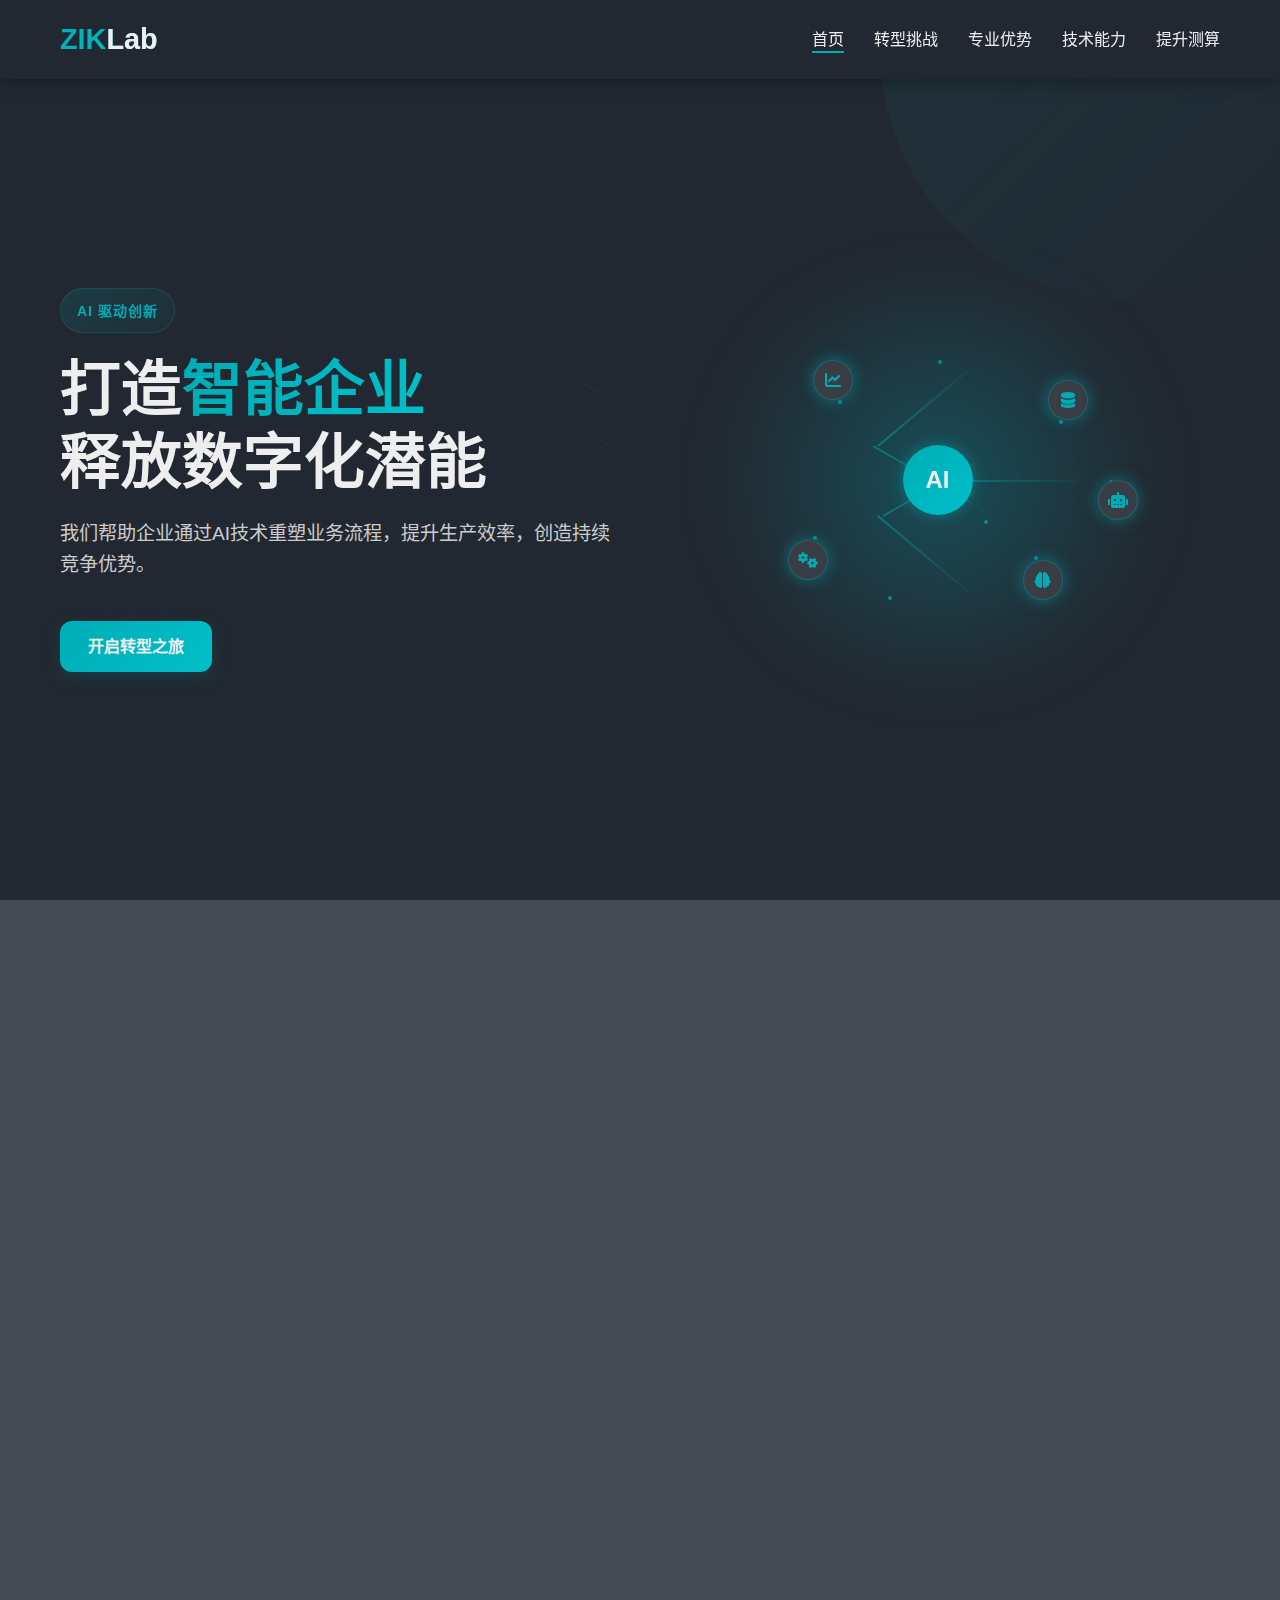
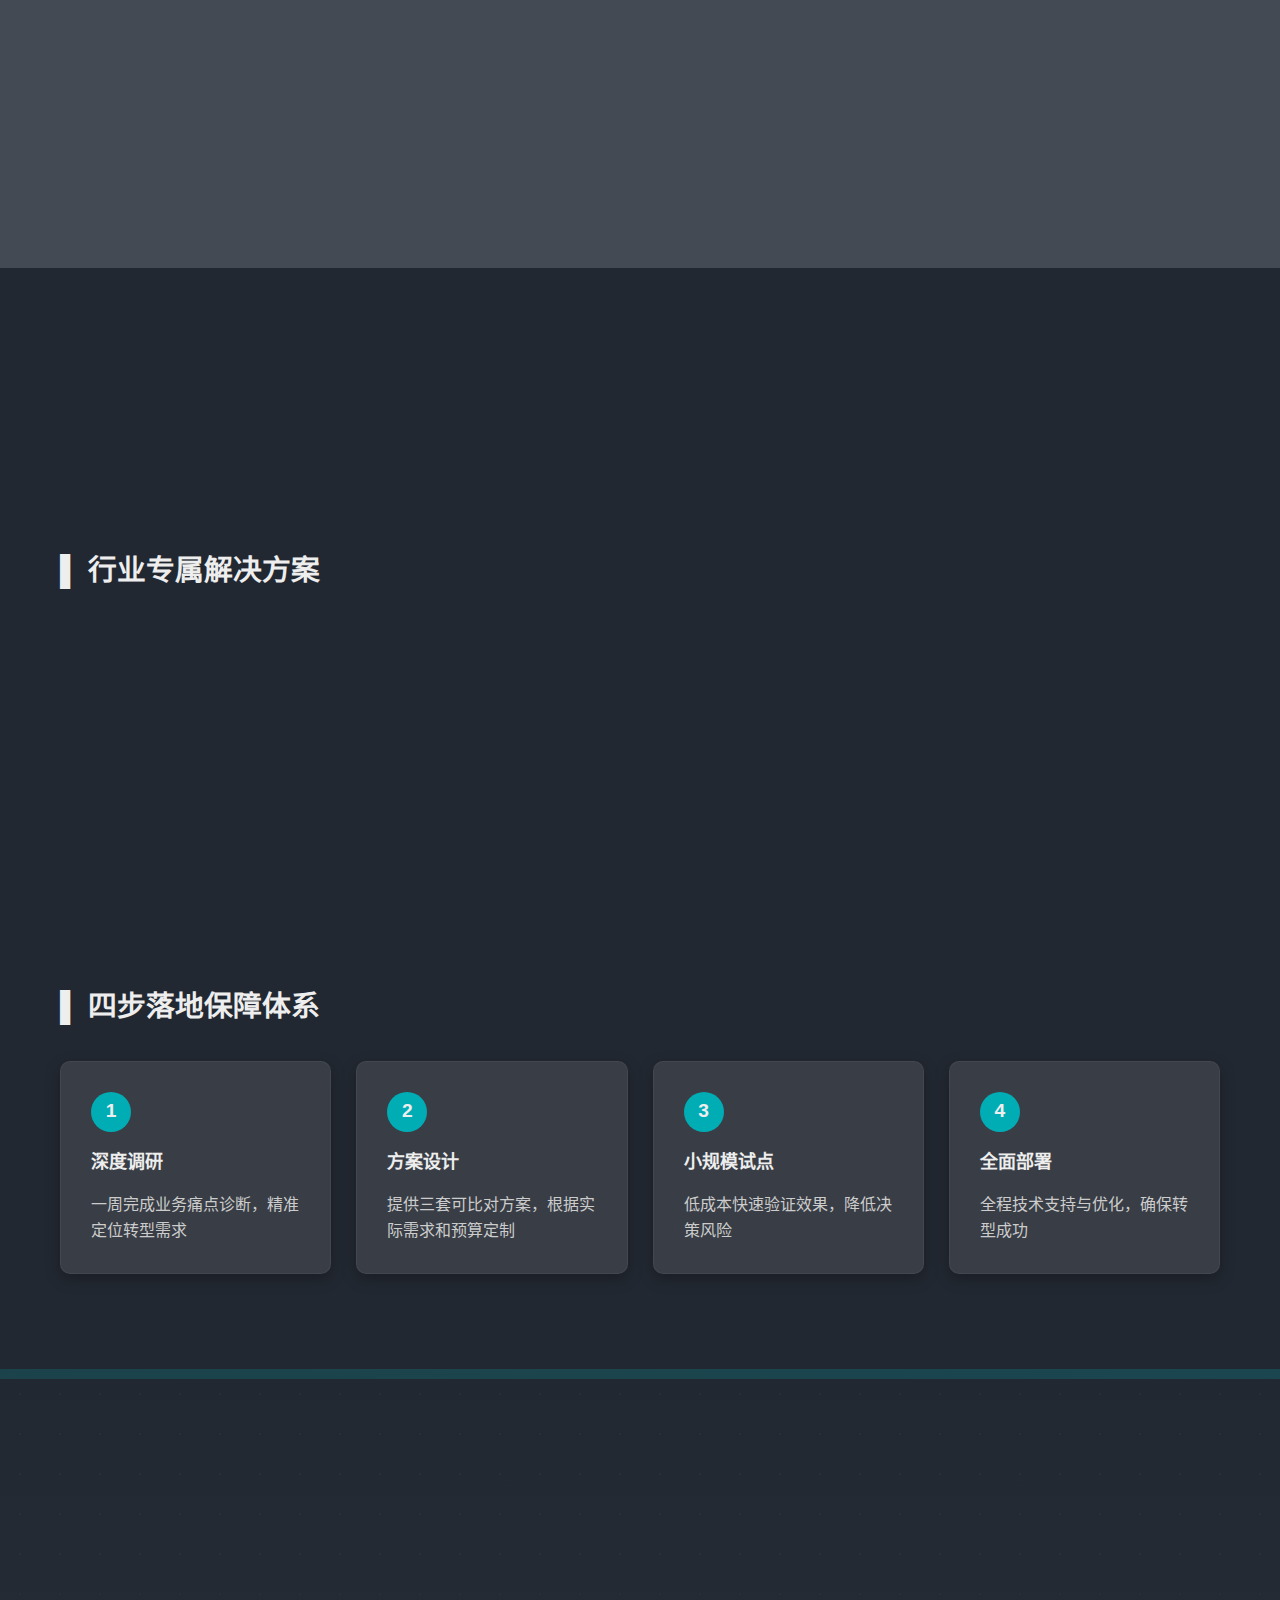
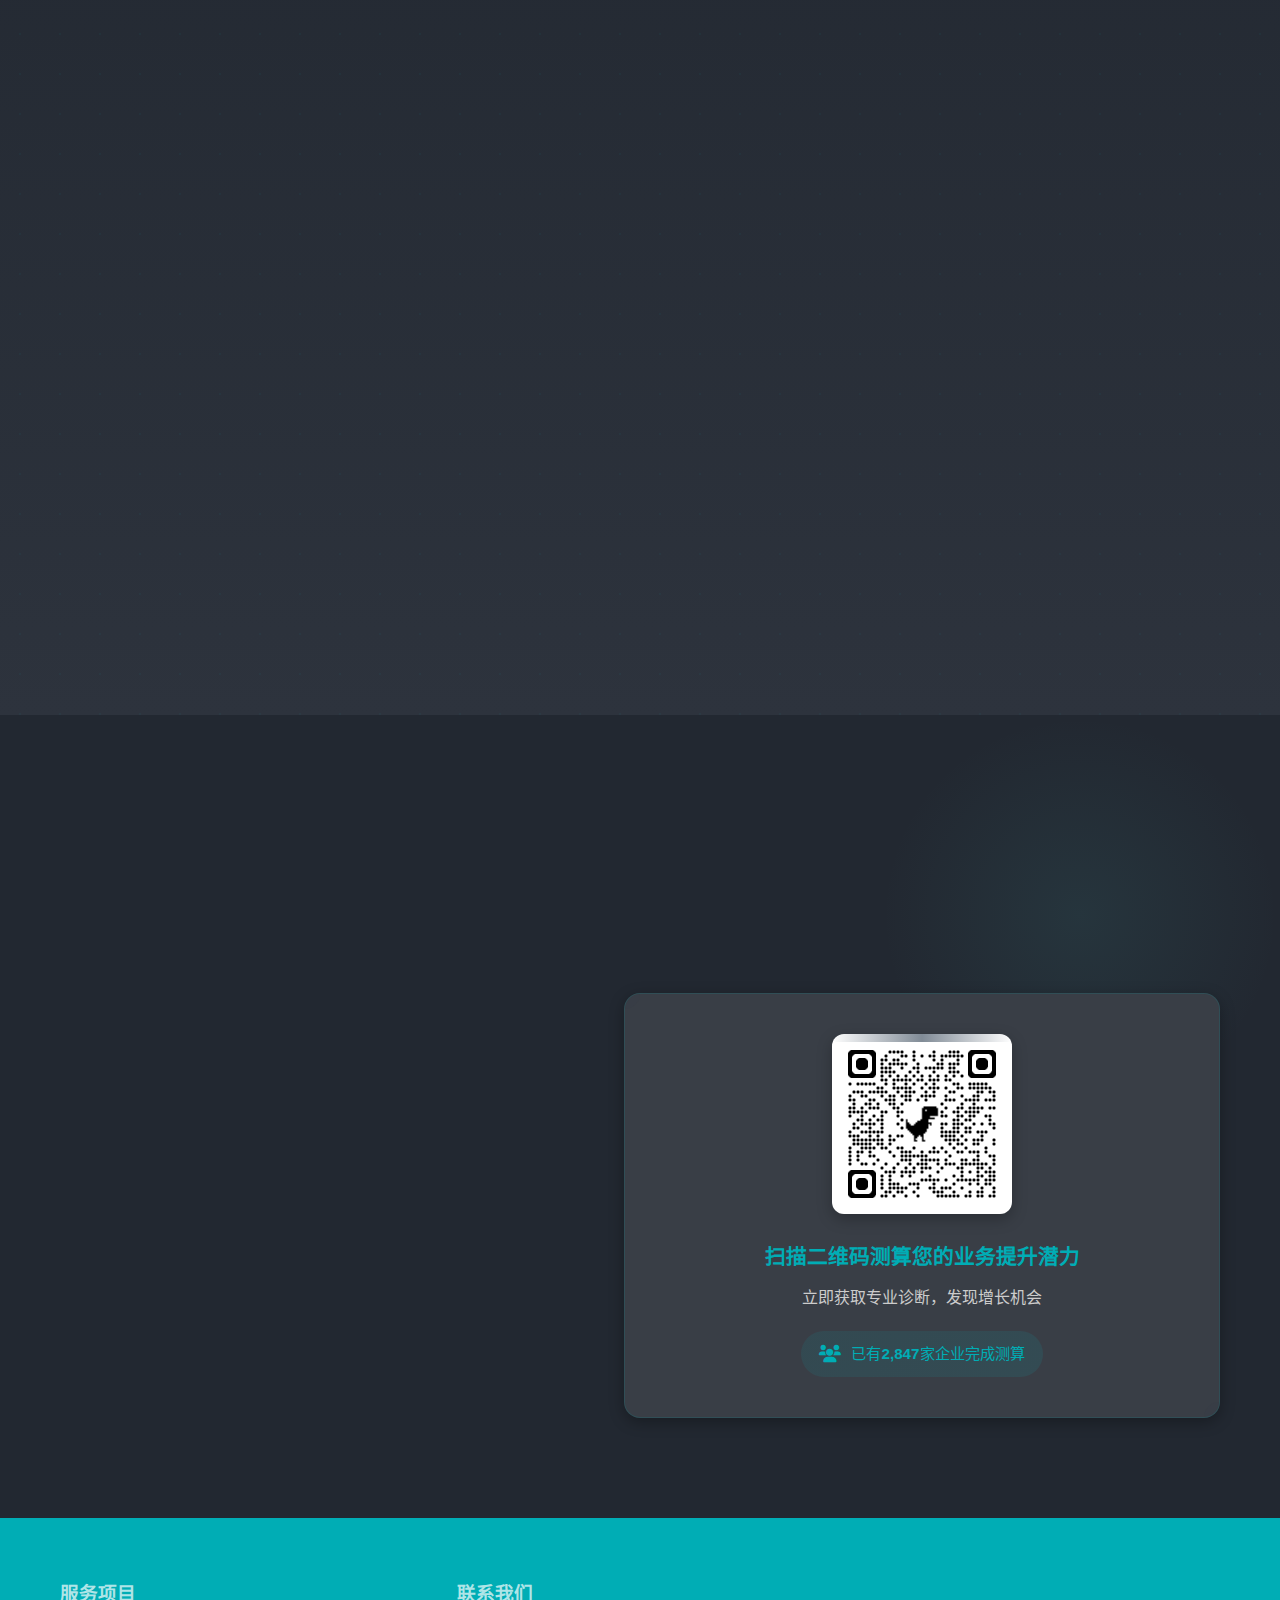
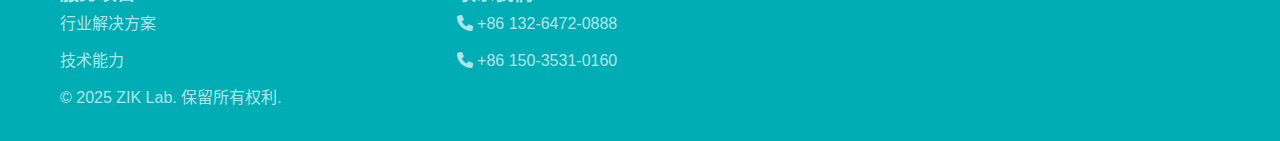
<file: index.html>
<!DOCTYPE html>
<html lang="zh-CN">
<head>
    <meta charset="UTF-8">
    <meta name="viewport" content="width=device-width, initial-scale=1.0, maximum-scale=1.0, user-scalable=no">
    <meta name="theme-color" content="#1E272E">
    <meta name="apple-mobile-web-app-capable" content="yes">
    <meta name="apple-mobile-web-app-status-bar-style" content="black">
    <title>ZIK Lab - 助力企业提升核心竞争力</title>
    <link rel="stylesheet" href="css/style.css">
    <link rel="stylesheet" href="https://cdnjs.cloudflare.com/ajax/libs/font-awesome/6.0.0-beta3/css/all.min.css">
    <!-- 网站图标 -->
    <link rel="icon" type="image/svg+xml" href="images/favicon/favicon.svg">
    <link rel="icon" type="image/png" sizes="32x32" href="images/favicon/favicon-32x32.png">
    <link rel="icon" type="image/png" sizes="16x16" href="images/favicon/favicon-16x16.png">
    <link rel="shortcut icon" href="images/favicon/favicon.png">
    <!-- 移动设备主屏幕图标 -->
    <link rel="apple-touch-icon" href="images/favicon/favicon.png">
</head>
<body>
    <header id="header" class="header">
        <div class="container">
            <nav class="navbar">
                <div class="logo">
                    <a href="index.html">
                        <h1>ZIK<span>Lab</span></h1>
                    </a>
                </div>
                <ul class="menu">
                    <li><a href="#home" class="active">首页</a></li>
                    <li><a href="#challenges">转型挑战</a></li>
                    <li><a href="#advantages">专业优势</a></li>
                    <!-- <li><a href="#case-studies">客户案例</a></li> -->
                    <li><a href="#technologies">技术能力</a></li>
                    <li><a href="#potential-test">提升测算</a></li>
                </ul>
                <div class="menu-toggle">
                    <i class="fas fa-bars"></i>
                </div>
            </nav>
        </div>
    </header>

    <!-- 首页封面 -->
    <section id="home" class="hero">
        <div class="hero-bg-elements">
            <div class="bg-circle circle-1"></div>
            <div class="bg-circle circle-2"></div>
            <div class="bg-line line-1"></div>
            <div class="bg-line line-2"></div>
            <div class="bg-dots"></div>
        </div>
        
        <div class="container">
            <div class="hero-split">
                <div class="hero-left">
                    <div class="hero-badge">
                        <span>AI 驱动创新</span>
                    </div>
                    <h1 class="hero-title">打造<span class="text-gradient">智能企业</span><br>释放数字化潜能</h1>
                    <p class="hero-description">我们帮助企业通过AI技术重塑业务流程，提升生产效率，创造持续竞争优势。</p>
                    
                    <!-- <div class="hero-stats">
                        <div class="stat-item">
                            <div class="stat-number"><span class="counter" data-target="95">0</span>%</div>
                            <div class="stat-label">客户业绩提升</div>
                        </div>
                        <div class="stat-item">
                            <div class="stat-number"><span class="counter" data-target="7">0</span>个月</div>
                            <div class="stat-label">平均回收投资</div>
                        </div>
                        <div class="stat-item">
                            <div class="stat-number"><span class="counter" data-target="300">0</span>+</div>
                            <div class="stat-label">成功转型案例</div>
                        </div>
                    </div> -->
                    
                    <div class="hero-cta">
                        <a href="#challenges" class="btn btn-primary">开启转型之旅</a>
                        <!-- <a href="#case-studies" class="btn btn-outline">查看成功案例</a> -->
                    </div>
                </div>
                
                <div class="hero-right">
                    <div class="hero-visual">
                        <div class="visual-glow"></div>
                        
                        <!-- 3D动态元素 - 替代图片 -->
                        <div class="ai-visual-container">
                            <div class="network-node central-node">
                                <span>AI</span>
                            </div>
                            
                            <div class="connection-lines">
                                <div class="connection line-1"></div>
                                <div class="connection line-2"></div>
                                <div class="connection line-3"></div>
                                <div class="connection line-4"></div>
                                <div class="connection line-5"></div>
                            </div>
                            
                            <div class="network-node node-1">
                                <i class="fas fa-chart-line"></i>
                            </div>
                            <div class="network-node node-2">
                                <i class="fas fa-database"></i>
                            </div>
                            <div class="network-node node-3">
                                <i class="fas fa-cogs"></i>
                            </div>
                            <div class="network-node node-4">
                                <i class="fas fa-brain"></i>
                            </div>
                            <div class="network-node node-5">
                                <i class="fas fa-robot"></i>
                            </div>
                            
                            <div class="pulse-circles">
                                <div class="pulse-circle circle-1"></div>
                                <div class="pulse-circle circle-2"></div>
                                <div class="pulse-circle circle-3"></div>
                            </div>

                            <div class="data-particles">
                                <div class="data-particle p1"></div>
                                <div class="data-particle p2"></div>
                                <div class="data-particle p3"></div>
                                <div class="data-particle p4"></div>
                                <div class="data-particle p5"></div>
                                <div class="data-particle p6"></div>
                                <div class="data-particle p7"></div>
                                <div class="data-particle p8"></div>
                            </div>
                        </div>
                        
                        <!-- <div class="floating-card card-1">
                            <i class="fas fa-robot"></i>
                            <span>智能化决策</span>
                        </div>
                        <div class="floating-card card-2">
                            <i class="fas fa-chart-line"></i>
                            <span>业绩持续增长</span>
                        </div>
                        <div class="floating-card card-3">
                            <i class="fas fa-cogs"></i>
                            <span>流程自动化</span>
                        </div> -->
                    </div>
                </div>
            </div>
            
            <!-- <div class="hero-clients">
                <p class="trusted-by">受到行业领先企业信赖</p>
                <div class="client-logos">
                    <div class="client-logo"><i class="fas fa-building"></i></div>
                    <div class="client-logo"><i class="fas fa-industry"></i></div>
                    <div class="client-logo"><i class="fas fa-shopping-bag"></i></div>
                    <div class="client-logo"><i class="fas fa-hospital"></i></div>
                    <div class="client-logo"><i class="fas fa-truck"></i></div>
                </div>
            </div> -->
        </div>
        
        <div class="scroll-indicator">
            <div class="mouse">
                <div class="wheel"></div>
            </div>
            <div class="arrow">
                <span></span>
                <span></span>
                <span></span>
            </div>
        </div>
    </section>

    <!-- 转型挑战 -->
    <section id="challenges" class="challenges section">
        <div class="container">
            <div class="section-header">
                <h2>中小企业数字化转型的五大挑战</h2>
                <p>众多企业在数字化转型中面临相似的困境，我们深刻理解并提供针对性解决方案</p>
            </div>
            <div class="challenges-grid">
                <div class="challenge-card">
                    <div class="card-icon">
                        <i class="fas fa-chart-line"></i>
                    </div>
                    <h3>人工成本持续上涨</h3>
                    <p>人力成本不断增加而效益增长放缓，影响企业长期发展</p>
                </div>
                <div class="challenge-card">
                    <div class="card-icon">
                        <i class="fas fa-database"></i>
                    </div>
                    <h3>数据未能支撑决策</h3>
                    <p>企业数据分散、质量低，难以有效支撑业务决策</p>
                </div>
                <div class="challenge-card">
                    <div class="card-icon">
                        <i class="fas fa-rocket"></i>
                    </div>
                    <h3>竞争加剧需差异化</h3>
                    <p>市场竞争加剧，亟需差异化突破获取新优势</p>
                </div>
                <div class="challenge-card">
                    <div class="card-icon">
                        <i class="fas fa-cogs"></i>
                    </div>
                    <h3>传统系统难适应</h3>
                    <p>传统系统难以适应快速变化的市场需求</p>
                </div>
                <div class="challenge-card">
                    <div class="card-icon">
                        <i class="fas fa-balance-scale"></i>
                    </div>
                    <h3>投入回报难评估</h3>
                    <p>技术投入与实际回报难以准确评估，增加决策风险</p>
                </div>
            </div>
        </div>
    </section>

    <!-- 专业优势 -->
    <section id="advantages" class="advantages section">
        <div class="container">
            <div class="section-header">
                <h2>我们的专业优势</h2>
                <p>针对不同行业特点，提供专属ZIK Lab解决方案</p>
            </div>
            <div class="advantages-content">
                <div class="industry-solutions">
                    <h3>▌ 行业专属解决方案</h3>
                    <div class="solutions-grid">
                        <div class="solution-card manufacturing">
                            <div class="industry-icon">
                                <i class="fas fa-industry"></i>
                            </div>
                            <h4>制造业</h4>
                            <ul>
                                <li>智能生产排程系统</li>
                                <li>质量预测与检测</li>
                                <li>设备预测性维护</li>
                            </ul>
                        </div>
                        <!-- <div class="solution-card retail">
                            <div class="industry-icon">
                                <i class="fas fa-shopping-cart"></i>
                            </div>
                            <h4>零售电商</h4>
                            <ul>
                                <li>智能客户画像</li>
                                <li>需求预测与库存优化</li>
                                <li>个性化推荐引擎</li>
                            </ul>
                        </div> -->
                        <div class="solution-card service">
                            <div class="industry-icon">
                                <i class="fas fa-concierge-bell"></i>
                            </div>
                            <h4>服务业</h4>
                            <ul>
                                <li>智能客服系统</li>
                                <li>用户体验数据分析</li>
                                <li>服务流程优化</li>
                            </ul>
                        </div>
                        <div class="solution-card logistics">
                            <div class="industry-icon">
                                <i class="fas fa-truck-loading"></i>
                            </div>
                            <h4>物流供应链</h4>
                            <ul>
                                <li>路径优化与调度</li>
                                <li>供应链预测分析</li>
                                <li>仓储智能化管理</li>
                            </ul>
                        </div>
                        <div class="solution-card healthcare">
                            <div class="industry-icon">
                                <i class="fas fa-heartbeat"></i>
                            </div>
                            <h4>医疗健康</h4>
                            <ul>
                                <li>医疗数据管理与分析</li>
                                <li>健康监测预警</li>
                                <li>医疗资源调配</li>
                            </ul>
                        </div>
                    </div>
                </div>
                <div class="implementation-system">
                    <h3>▌ 四步落地保障体系</h3>
                    <div class="steps-container">
                        <div class="step-card">
                            <div class="step-number">1</div>
                            <h4>深度调研</h4>
                            <p>一周完成业务痛点诊断，精准定位转型需求</p>
                        </div>
                        <div class="step-card">
                            <div class="step-number">2</div>
                            <h4>方案设计</h4>
                            <p>提供三套可比对方案，根据实际需求和预算定制</p>
                        </div>
                        <div class="step-card">
                            <div class="step-number">3</div>
                            <h4>小规模试点</h4>
                            <p>低成本快速验证效果，降低决策风险</p>
                        </div>
                        <div class="step-card">
                            <div class="step-number">4</div>
                            <h4>全面部署</h4>
                            <p>全程技术支持与优化，确保转型成功</p>
                        </div>
                    </div>
                </div>
            </div>
        </div>
    </section>

    <!-- 客户案例 -->
    <!--
    <section id="case-studies" class="case-studies section">
        <div class="container">
            <div class="section-header">
                <h2>客户实际收益</h2>
                <p>我们助力多家企业成功实现数字化转型，创造实际业务价值</p>
            </div>
            <div class="cases-container">
                <div class="case-card">
                    <div class="case-header">
                        <div class="case-icon">
                            <i class="fas fa-industry"></i>
                        </div>
                        <h3>某制造企业案例</h3>
                    </div>
                    <div class="case-results">
                        <div class="result-item">
                            <div class="result-value">99.6%</div>
                            <div class="result-desc">质检准确率提升</div>
                        </div>
                        <div class="result-item">
                            <div class="result-value">120万</div>
                            <div class="result-desc">年度节省人工成本</div>
                        </div>
                        <div class="result-item">
                            <div class="result-value">-70%</div>
                            <div class="result-desc">产品返工率下降</div>
                        </div>
                    </div>
                    <div class="case-description">
                        <p>通过部署智能检测系统，质检准确率从82%提升至99.6%，大幅降低不良品流出率。同时优化生产流程，减少了人工干预，带来显著成本节约。</p>
                    </div>
                </div>
                <div class="case-card">
                    <div class="case-header">
                        <div class="case-icon">
                            <i class="fas fa-utensils"></i>
                        </div>
                        <h3>某连锁餐饮案例</h3>
                    </div>
                    <div class="case-results">
                        <div class="result-item">
                            <div class="result-value">-23%</div>
                            <div class="result-desc">食材浪费减少</div>
                        </div>
                        <div class="result-item">
                            <div class="result-value">-35%</div>
                            <div class="result-desc">人力闲置成本降低</div>
                        </div>
                        <div class="result-item">
                            <div class="result-value">+18%</div>
                            <div class="result-desc">客户复购率提升</div>
                        </div>
                    </div>
                    <div class="case-description">
                        <p>通过智能需求预测系统，精准预估各门店营业量，大幅减少食材浪费。科学排班系统根据客流数据优化人员配置，提高工作效率。客户分析系统增强营销精准度，有效提升复购率。</p>
                    </div>
                </div>
            </div>
        </div>
    </section>
    -->

    <!-- 技术能力 -->
    <section id="technologies" class="technologies section">
        <div class="container">
            <div class="section-header">
                <h2>技术能力矩阵</h2>
                <p>基于多年行业经验积累的专业技术体系，为企业提供全方位数字化转型支持</p>
            </div>
            <div class="tech-matrix">
                <div class="tech-category">
                    <h3>核心能力</h3>
                    <div class="tech-items">
                        <div class="tech-item">
                            <i class="fas fa-chart-pie"></i>
                            <span>数据分析与可视化</span>
                        </div>
                        <div class="tech-item">
                            <i class="fas fa-database"></i>
                            <span>企业数据库搭建</span>
                        </div>
                        <div class="tech-item">
                            <i class="fas fa-language"></i>
                            <span>智能语言处理</span>
                        </div>
                        <div class="tech-item">
                            <i class="fas fa-brain"></i>
                            <span>知识图谱管理</span>
                        </div>
                        <div class="tech-item">
                            <i class="fas fa-project-diagram"></i>
                            <span>业务流程模拟</span>
                        </div>
                        <div class="tech-item">
                            <i class="fas fa-robot"></i>
                            <span>智能自动化</span>
                        </div>
                    </div>
                </div>
                <div class="tech-category">
                    <h3>解决方案</h3>
                    <div class="tech-items">
                        <div class="tech-item">
                            <i class="fas fa-cogs"></i>
                            <span>流程优化</span>
                        </div>
                        <div class="tech-item">
                            <i class="fas fa-users-cog"></i>
                            <span>员工赋能</span>
                        </div>
                        <div class="tech-item">
                            <i class="fas fa-user-tie"></i>
                            <span>管理决策支持</span>
                        </div>
                        <div class="tech-item">
                            <i class="fas fa-tasks"></i>
                            <span>工作流自动化</span>
                        </div>
                        <div class="tech-item">
                            <i class="fas fa-sitemap"></i>
                            <span>系统集成</span>
                        </div>
                        <div class="tech-item">
                            <i class="fas fa-comments"></i>
                            <span>智能客服</span>
                        </div>
                    </div>
                </div>
                <div class="tech-category">
                    <h3>部署与安全</h3>
                    <div class="tech-items">
                        <div class="tech-item">
                            <i class="fas fa-cloud"></i>
                            <span>云端服务</span>
                        </div>
                        <div class="tech-item">
                            <i class="fas fa-server"></i>
                            <span>本地部署</span>
                        </div>
                        <div class="tech-item">
                            <i class="fas fa-network-wired"></i>
                            <span>混合架构</span>
                        </div>
                        <div class="tech-item">
                            <i class="fas fa-shield-alt"></i>
                            <span>GDPR合规</span>
                        </div>
                        <div class="tech-item">
                            <i class="fas fa-lock"></i>
                            <span>ISO27001认证</span>
                        </div>
                        <div class="tech-item">
                            <i class="fas fa-user-shield"></i>
                            <span>隐私保护</span>
                        </div>
                    </div>
                </div>
            </div>
        </div>
    </section>

    <!-- 业务提升测算 -->
    <section id="potential-test" class="potential-test section">
        <div class="container">
            <div class="section-header">
                <h2>业务提升潜力测算</h2>
                <p>只需3分钟，了解您企业的数字化转型潜力</p>
            </div>
            <div class="potential-content">
                <div class="potential-info">
                    <div class="potential-features">
                        <div class="feature-item">
                            <div class="feature-icon">
                                <i class="fas fa-chart-line"></i>
                            </div>
                            <div class="feature-text">
                                <h3>科学评估</h3>
                                <p>基于100+行业案例数据模型，给出精准提升预测</p>
                            </div>
                        </div>
                        <div class="feature-item">
                            <div class="feature-icon">
                                <i class="fas fa-file-alt"></i>
                            </div>
                            <div class="feature-text">
                                <h3>定制报告</h3>
                                <p>获取针对您企业的专属分析报告，包含具体提升空间</p>
                            </div>
                        </div>
                        <div class="feature-item">
                            <div class="feature-icon">
                                <i class="fas fa-lightbulb"></i>
                            </div>
                            <div class="feature-text">
                                <h3>解决方案</h3>
                                <p>提供3种不同投入级别的解决方案建议</p>
                            </div>
                        </div>
                    </div>
                </div>
                <div class="potential-qrcode">
                    <div class="qrcode-container">
                        <a href="calculator/index.html" target="_blank">
                            <img src="images/calculator.png" alt="业务提升潜力测算二维码">
                            <div class="scan-animation"></div>
                        </a>
                    </div>
                    <h3>扫描二维码测算您的业务提升潜力</h3>
                    <p>立即获取专业诊断，发现增长机会</p>
                    <div class="user-count">
                        <i class="fas fa-users"></i>
                        <span>已有<strong>2,847</strong>家企业完成测算</span>
                    </div>
                </div>
            </div>
        </div>
    </section>

    <footer class="footer">
        <div class="container">
            <div class="footer-content">
                <!-- <div class="footer-logo">
                    <h2>AI<span>转型</span></h2>
                    <p>为每个企业量身定制数字化升级方案</p>
                </div> -->
                <div class="footer-links">
                    <div class="footer-column">
                        <h3>服务项目</h3>
                        <ul>
                            <li><a href="#advantages">行业解决方案</a></li>
                            <li><a href="#technologies">技术能力</a></li>
                            <!-- <li><a href="#case-studies">客户案例</a></li> -->
                        </ul>
                    </div>
                    <div class="footer-column">
                        <h3>联系我们</h3>
                        <ul>
                            <li><i class="fas fa-phone"></i> +86 132-6472-0888</li>
                            <li><i class="fas fa-phone"></i> +86 150-3531-0160</li>
                        </ul>
                    </div>
                    <!-- <div class="footer-column">
                        <h3>关注我们</h3>
                        <div class="social-icons">
                            <a href="#"><i class="fab fa-weixin"></i></a>
                            <a href="#"><i class="fab fa-weibo"></i></a>
                            <a href="#"><i class="fab fa-linkedin"></i></a>
                        </div>
                    </div> -->
                </div>
            </div>
            <div class="copyright">
                <p>&copy; 2025 ZIK Lab. 保留所有权利.</p>
            </div>
        </div>
    </footer>

    <script src="js/main.js"></script>
</body>
</html>
</file>
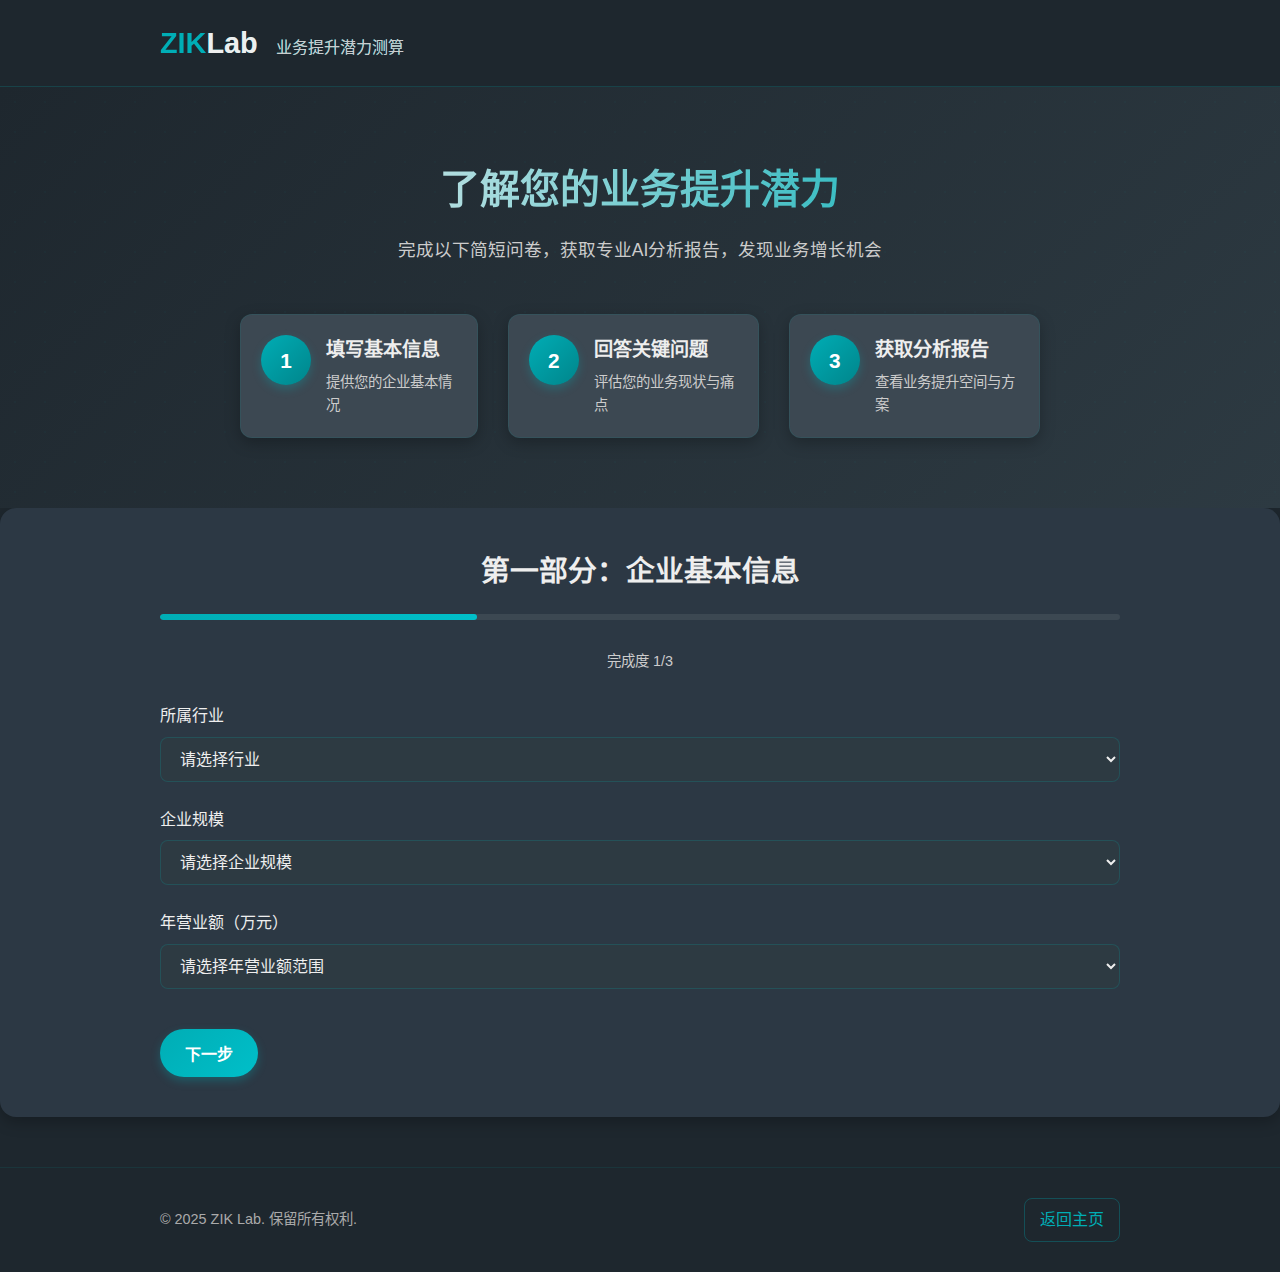
<file: calculator/index.html>
<!DOCTYPE html>
<html lang="zh-CN">
<head>
    <meta charset="UTF-8">
    <meta name="viewport" content="width=device-width, initial-scale=1.0">
    <title>ZIK Lab - 业务提升潜力测算</title>
    <link rel="icon" type="image/svg+xml" href="images/favicon/favicon.svg">
    <link rel="stylesheet" href="css/style.css">
    <link rel="stylesheet" href="https://cdnjs.cloudflare.com/ajax/libs/font-awesome/6.0.0-beta3/css/all.min.css">
</head>
<body>
    <header class="header">
        <div class="container">
            <div class="logo">
                <a href="../index.html">
                    <h1>ZIK<span>Lab</span> <small>业务提升潜力测算</small></h1>
                </a>
            </div>
        </div>
    </header>

    <main>
        <section class="calculator-intro">
            <div class="container">
                <div class="intro-content">
                    <h2>了解您的业务提升潜力</h2>
                    <p>完成以下简短问卷，获取专业AI分析报告，发现业务增长机会</p>
                    <div class="intro-steps">
                        <div class="step">
                            <div class="step-number">1</div>
                            <div class="step-info">
                                <h3>填写基本信息</h3>
                                <p>提供您的企业基本情况</p>
                            </div>
                        </div>
                        <div class="step">
                            <div class="step-number">2</div>
                            <div class="step-info">
                                <h3>回答关键问题</h3>
                                <p>评估您的业务现状与痛点</p>
                            </div>
                        </div>
                        <div class="step">
                            <div class="step-number">3</div>
                            <div class="step-info">
                                <h3>获取分析报告</h3>
                                <p>查看业务提升空间与方案</p>
                            </div>
                        </div>
                    </div>
                </div>
            </div>
        </section>

        <section class="calculator-form active" id="part1">
            <div class="container">
                <div class="form-header">
                    <h2>第一部分：企业基本信息</h2>
                    <div class="form-progress">
                        <div class="progress-bar" style="width: 33%"></div>
                    </div>
                    <p class="progress-text">完成度 1/3</p>
                </div>
                <form id="calculatorForm">
                    <div class="form-group">
                        <label for="industry">所属行业</label>
                        <select id="industry" name="industry" required>
                            <option value="" disabled selected>请选择行业</option>
                            <option value="manufacturing">制造业</option>
                            <option value="retail">零售电商</option>
                            <option value="service">服务业</option>
                            <option value="logistics">物流供应链</option>
                            <option value="healthcare">医疗健康</option>
                            <option value="other">其他行业</option>
                        </select>
                    </div>
                    <div class="form-group">
                        <label for="companySize">企业规模</label>
                        <select id="companySize" name="companySize" required>
                            <option value="" disabled selected>请选择企业规模</option>
                            <option value="small">小型企业（50人以下）</option>
                            <option value="medium">中型企业（50-200人）</option>
                            <option value="large">大型企业（200人以上）</option>
                        </select>
                    </div>
                    <div class="form-group">
                        <label for="annualRevenue">年营业额（万元）</label>
                        <select id="annualRevenue" name="annualRevenue" required>
                            <option value="" disabled selected>请选择年营业额范围</option>
                            <option value="level1">1000万以下</option>
                            <option value="level2">1000-5000万</option>
                            <option value="level3">5000-1亿</option>
                            <option value="level4">1亿以上</option>
                        </select>
                    </div>
                    <div class="form-buttons">
                        <button type="button" onclick="nextPart()">下一步</button>
                    </div>
                </form>
            </div>
        </section>

        <section class="calculator-form" id="part2">
            <div class="container">
                <div class="form-header">
                    <h2>第二部分：业务现状评估</h2>
                    <div class="form-progress">
                        <div class="progress-bar" style="width: 66%"></div>
                    </div>
                    <p class="progress-text">完成度 2/3</p>
                </div>
                <form>
                    <div class="form-group">
                        <label>您企业目前的数字化程度如何？</label>
                        <div class="radio-group">
                            <label class="radio-option">
                                <input type="radio" name="digitalLevel" value="low" required>
                                <span class="radio-text">低（主要依靠人工操作，很少使用数字工具）</span>
                            </label>
                            <label class="radio-option">
                                <input type="radio" name="digitalLevel" value="medium" required>
                                <span class="radio-text">中（使用基础数字工具，但系统间互不连通）</span>
                            </label>
                            <label class="radio-option">
                                <input type="radio" name="digitalLevel" value="high" required>
                                <span class="radio-text">高（已有一定数字化系统，但需要优化升级）</span>
                            </label>
                        </div>
                    </div>
                    <div class="form-group">
                        <label>您企业面临的主要挑战是什么？（可多选）</label>
                        <div class="checkbox-group">
                            <label class="checkbox-option">
                                <input type="checkbox" name="challenges" value="labor_cost">
                                <span class="checkbox-text">人力成本持续上升</span>
                            </label>
                            <label class="checkbox-option">
                                <input type="checkbox" name="challenges" value="data_quality">
                                <span class="checkbox-text">数据质量低下，难以支撑决策</span>
                            </label>
                            <label class="checkbox-option">
                                <input type="checkbox" name="challenges" value="market_competition">
                                <span class="checkbox-text">市场竞争加剧，需要差异化突破</span>
                            </label>
                            <label class="checkbox-option">
                                <input type="checkbox" name="challenges" value="system_limitation">
                                <span class="checkbox-text">现有系统难以适应业务快速变化</span>
                            </label>
                            <label class="checkbox-option">
                                <input type="checkbox" name="challenges" value="roi_uncertain">
                                <span class="checkbox-text">投入回报难以评估，决策风险大</span>
                            </label>
                        </div>
                    </div>
                    <div class="form-group">
                        <label for="priorityArea">您期望优先提升的业务领域是？</label>
                        <select id="priorityArea" name="priorityArea" required>
                            <option value="" disabled selected>请选择优先领域</option>
                            <option value="production">生产制造</option>
                            <option value="sales">销售营销</option>
                            <option value="service">客户服务</option>
                            <option value="management">内部管理</option>
                            <option value="supplychain">供应链优化</option>
                        </select>
                    </div>
                    <div class="form-group">
                        <label for="aiAwareness">您对AI技术在业务中的应用了解程度？</label>
                        <div class="range-slider">
                            <input type="range" id="aiAwareness" name="aiAwareness" min="1" max="5" value="3">
                            <div class="range-labels">
                                <span>完全不了解</span>
                                <span>非常了解</span>
                            </div>
                            <div class="range-value" id="aiAwarenessValue">中等了解</div>
                        </div>
                    </div>
                    <div class="form-buttons">
                        <button type="button" class="btn-secondary" onclick="prevPart()">上一步</button>
                        <button type="button" onclick="nextPart()">下一步</button>
                    </div>
                </form>
            </div>
        </section>

        <section class="calculator-form" id="part3">
            <div class="container">
                <div class="form-header">
                    <h2>第三部分：业务细节参数</h2>
                    <div class="form-progress">
                        <div class="progress-bar" style="width: 100%"></div>
                    </div>
                    <p class="progress-text">完成度 3/3</p>
                </div>
                <form>
                    <div class="form-group">
                        <label>您企业的数据应用现状如何？</label>
                        <div class="radio-group">
                            <label class="radio-option">
                                <input type="radio" name="dataUsage" value="low" required>
                                <span class="radio-text">数据分散存储，难以整合分析</span>
                            </label>
                            <label class="radio-option">
                                <input type="radio" name="dataUsage" value="medium" required>
                                <span class="radio-text">有数据仓库但缺乏高效分析工具</span>
                            </label>
                            <label class="radio-option">
                                <input type="radio" name="dataUsage" value="high" required>
                                <span class="radio-text">已建立完整数据体系，需进一步智能化</span>
                            </label>
                        </div>
                    </div>
                    <div class="form-group">
                        <label>员工对新技术的接受度如何？</label>
                        <div class="radio-group">
                            <label class="radio-option">
                                <input type="radio" name="techAcceptance" value="low" required>
                                <span class="radio-text">较为保守，倾向于传统方式</span>
                            </label>
                            <label class="radio-option">
                                <input type="radio" name="techAcceptance" value="medium" required>
                                <span class="radio-text">中等，愿意接受但需要培训</span>
                            </label>
                            <label class="radio-option">
                                <input type="radio" name="techAcceptance" value="high" required>
                                <span class="radio-text">积极接受，主动学习新技术</span>
                            </label>
                        </div>
                    </div>
                    <div class="form-group">
                        <label for="itBudget">您企业年度IT/数字化预算占收入比例？</label>
                        <select id="itBudget" name="itBudget" required>
                            <option value="" disabled selected>请选择预算比例</option>
                            <option value="verylow">低于1%</option>
                            <option value="low">1%-3%</option>
                            <option value="medium">3%-5%</option>
                            <option value="high">5%-10%</option>
                            <option value="veryhigh">10%以上</option>
                        </select>
                    </div>
                    <div class="form-group">
                        <label>您最期望AI技术在哪些方面帮助企业？（可多选）</label>
                        <div class="checkbox-group">
                            <label class="checkbox-option">
                                <input type="checkbox" name="aiExpectations" value="cost_reduction">
                                <span class="checkbox-text">降低运营成本</span>
                            </label>
                            <label class="checkbox-option">
                                <input type="checkbox" name="aiExpectations" value="efficiency">
                                <span class="checkbox-text">提高运营效率</span>
                            </label>
                            <label class="checkbox-option">
                                <input type="checkbox" name="aiExpectations" value="decision">
                                <span class="checkbox-text">辅助决策分析</span>
                            </label>
                            <label class="checkbox-option">
                                <input type="checkbox" name="aiExpectations" value="innovation">
                                <span class="checkbox-text">产品/服务创新</span>
                            </label>
                            <label class="checkbox-option">
                                <input type="checkbox" name="aiExpectations" value="experience">
                                <span class="checkbox-text">提升客户体验</span>
                            </label>
                        </div>
                    </div>
                    <div class="form-group">
                        <label for="competitorsStatus">行业竞争对手的数字化/AI应用情况如何？</label>
                        <select id="competitorsStatus" name="competitorsStatus" required>
                            <option value="" disabled selected>请选择竞争对手情况</option>
                            <option value="behind">大多数尚未开始数字化转型</option>
                            <option value="similar">与我们水平相当</option>
                            <option value="ahead">多数已实现较高水平数字化</option>
                            <option value="leading">行业领先企业已大规模应用AI</option>
                        </select>
                    </div>
                    <div class="form-group">
                        <p class="disclaimer">注：本测算结果仅供参考，不会收集您的个人联系信息。</p>
                    </div>
                    <div class="form-buttons">
                        <button type="button" class="btn-secondary" onclick="prevPart()">上一步</button>
                        <button type="button" id="submitBtn" onclick="submitForm()">生成分析报告</button>
                    </div>
                </form>
            </div>
        </section>

        <section class="report-section" id="report">
            <div class="container">
                <div class="report-header">
                    <h2>您的业务提升潜力分析</h2>
                    <p>基于您提供的信息，我们生成了以下分析报告</p>
                </div>
                <div class="loading-spinner" id="loadingSpinner">
                    <i class="fas fa-spinner fa-spin"></i>
                    <p>正在生成分析报告，请稍候...</p>
                </div>
                <div class="report-body" id="reportBody">
                    <!-- 报告内容将通过JavaScript动态生成 -->
                </div>
            </div>
        </section>
    </main>

    <footer class="footer">
        <div class="container">
            <div class="copyright">
                <p>&copy; 2025 ZIK Lab. 保留所有权利.</p>
            </div>
            <a href="../index.html" class="return-link">返回主页</a>
        </div>
    </footer>

    <script src="js/calculator.js"></script>
</body>
</html>
</file>
<file: css/style.css>
/* 
===============================
   全局样式
=============================== 
*/
:root {
    --primary-color: #00ADB5;
    --primary-light: #00BFC9;
    --primary-dark: #00858B;
    --secondary-color: #393E46;
    --secondary-light: #444A54;
    --text-dark: #EEEEEE;
    --text-medium: #CCCCCC;
    --text-light: #AAAAAA;
    --background-dark: #222831;
    --background-medium: #2D333D;
    --background-light: #393E46;
    --background-gradient: linear-gradient(120deg, #222831 0%, #2D333D 100%);
    --white: #EEEEEE;
    --shadow-sm: 0 2px 8px rgba(0, 0, 0, 0.2);
    --shadow-md: 0 5px 15px rgba(0, 0, 0, 0.25);
    --shadow-lg: 0 10px 25px rgba(0, 0, 0, 0.3);
    --transition: all 0.3s cubic-bezier(0.25, 0.46, 0.45, 0.94);
    --border-radius-sm: 8px;
    --border-radius-md: 12px;
    --border-radius-lg: 16px;
    --border-radius-full: 9999px;
}

* {
    margin: 0;
    padding: 0;
    box-sizing: border-box;
}

html {
    scroll-behavior: smooth;
}

body {
    font-family: "PingFang SC", "Microsoft YaHei", -apple-system, BlinkMacSystemFont, "Segoe UI", sans-serif;
    line-height: 1.7;
    color: var(--text-dark);
    background-color: var(--background-dark);
    -webkit-font-smoothing: antialiased;
    -moz-osx-font-smoothing: grayscale;
}

.container {
    width: 100%;
    max-width: 1200px;
    margin: 0 auto;
    padding: 0 20px;
}

section {
    padding: 100px 0;
}

.section {
    position: relative;
}

.section-title {
    position: relative;
    margin-bottom: 50px;
}

.section-title h2 {
    font-size: 36px;
    font-weight: 700;
    margin-bottom: 15px;
    color: var(--text-dark);
}

.section-title p {
    font-size: 18px;
    line-height: 1.6;
    color: var(--text-medium);
    max-width: 700px;
    margin: 0 auto;
}

.section-header {
    text-align: center;
    margin-bottom: 60px;
}

.section-header h2 {
    font-size: 2.5rem;
    margin-bottom: 18px;
    color: var(--text-dark);
    position: relative;
    display: inline-block;
    font-weight: 700;
}

.section-header h2::after {
    content: '';
    position: absolute;
    bottom: -12px;
    left: 50%;
    transform: translateX(-50%);
    width: 60px;
    height: 3px;
    background: linear-gradient(90deg, var(--primary-color), var(--primary-light));
    border-radius: var(--border-radius-full);
}

.section-header p {
    color: var(--text-light);
    font-size: 1.15rem;
    max-width: 700px;
    margin: 0 auto;
    line-height: 1.7;
}

a {
    text-decoration: none;
    color: var(--primary-color);
    transition: var(--transition);
}

img {
    max-width: 100%;
    height: auto;
}

ul {
    list-style: none;
}

/* 
===============================
   按钮样式
=============================== 
*/
.btn {
    display: inline-flex;
    align-items: center;
    justify-content: center;
    padding: 12px 28px;
    font-size: 16px;
    font-weight: 600;
    text-align: center;
    text-decoration: none;
    border-radius: var(--border-radius-md);
    transition: var(--transition);
    cursor: pointer;
    position: relative;
    overflow: hidden;
    z-index: 1;
    border: none;
}

.btn-primary {
    background: linear-gradient(135deg, var(--primary-color), var(--primary-light));
    color: var(--white);
    box-shadow: 0 5px 15px rgba(0, 106, 113, 0.3);
}

.btn-primary:hover {
    background: linear-gradient(135deg, var(--primary-light), var(--primary-color));
    transform: translateY(-2px);
    box-shadow: 0 8px 20px rgba(0, 106, 113, 0.4);
}

.btn-secondary {
    background-color: transparent;
    color: var(--primary-color);
    border: 2px solid var(--primary-color);
    box-shadow: 0 4px 15px rgba(0, 106, 113, 0.08);
}

.btn-secondary:hover {
    background-color: var(--primary-color);
    color: var(--white);
    transform: translateY(-3px);
    box-shadow: 0 8px 20px rgba(0, 106, 113, 0.15);
}

.btn-primary::before, .btn-secondary::before {
    content: '';
    position: absolute;
    top: 0;
    left: -100%;
    width: 100%;
    height: 100%;
    background: linear-gradient(90deg, transparent, rgba(255, 255, 255, 0.15), transparent);
    transition: all 0.6s;
    z-index: -1;
}

.btn-primary:hover::before, .btn-secondary:hover::before {
    left: 100%;
}

.btn-outline {
    background: transparent;
    color: var(--secondary-color);
    border: 2px solid var(--secondary-color);
}

.btn-outline:hover {
    background-color: var(--secondary-color);
    color: var(--white);
    transform: translateY(-2px);
}

/* 
===============================
   导航栏
=============================== 
*/
.header {
    position: fixed;
    top: 0;
    left: 0;
    width: 100%;
    z-index: 1000;
    background-color: var(--background-dark);
    box-shadow: var(--shadow-md);
    padding: 15px 0;
    transition: var(--transition);
}

.navbar {
    display: flex;
    justify-content: space-between;
    align-items: center;
}

.logo a {
    text-decoration: none;
    display: block;
    transition: transform 0.3s ease;
}

.logo a:hover {
    transform: scale(1.05);
}

.logo h1 {
    font-size: 1.8rem;
    color: var(--primary-color);
    background: linear-gradient(135deg, var(--primary-color), var(--primary-light));
    -webkit-background-clip: text;
    -webkit-text-fill-color: transparent;
    background-clip: text;
}

.logo span {
    color: var(--text-dark);
    -webkit-text-fill-color: var(--text-dark);
}

.menu {
    display: flex;
    align-items: center;
}

.menu li {
    margin-left: 30px;
}

.menu a {
    color: var(--text-dark);
    font-weight: 500;
    position: relative;
}

.menu a::after {
    content: '';
    position: absolute;
    bottom: -5px;
    left: 0;
    width: 0;
    height: 2px;
    background-color: var(--primary-color);
    transition: var(--transition);
}

.menu a:hover::after, .menu a.active::after {
    width: 100%;
}

.menu a.btn-primary {
    color: var(--white);
}

.menu a.btn-primary::after {
    display: none;
}

.menu-toggle {
    display: none;
    font-size: 1.5rem;
    cursor: pointer;
}

/* 
===============================
   首页封面 - 全新设计
=============================== 
*/
.hero {
    position: relative;
    min-height: 100vh;
    background-color: var(--background-dark);
    overflow: hidden;
    padding: 120px 0 60px;
    display: flex;
    flex-direction: column;
    justify-content: center;
}

.hero-bg-elements {
    position: absolute;
    top: 0;
    left: 0;
    width: 100%;
    height: 100%;
    z-index: 0;
    opacity: 0.6;
}

.bg-circle {
    position: absolute;
    border-radius: 50%;
    background: linear-gradient(135deg, var(--primary-color), transparent);
}

.circle-1 {
    width: 500px;
    height: 500px;
    top: -200px;
    right: -100px;
    opacity: 0.15;
}

.circle-2 {
    width: 300px;
    height: 300px;
    bottom: -150px;
    left: -100px;
    opacity: 0.1;
    background: linear-gradient(135deg, var(--secondary-color), transparent);
}

.bg-line {
    position: absolute;
    background: linear-gradient(90deg, var(--primary-color), transparent);
    height: 2px;
    width: 50%;
    opacity: 0.1;
}

.line-1 {
    top: 20%;
    right: 0;
    transform: rotate(-5deg);
}

.line-2 {
    bottom: 30%;
    left: 0;
    transform: rotate(5deg);
}

.bg-dots {
    position: absolute;
    top: 0;
    left: 0;
    width: 100%;
    height: 100%;
    background-image: radial-gradient(var(--primary-color) 1px, transparent 1px);
    background-size: 30px 30px;
    opacity: 0.03;
}

.hero .container {
    position: relative;
    z-index: 1;
}

.hero-split {
    display: flex;
    align-items: center;
    justify-content: space-between;
    gap: 30px;
}

.hero-left {
    flex: 1;
    max-width: 600px;
}

.hero-badge {
    display: inline-block;
    background: linear-gradient(135deg, rgba(0, 173, 181, 0.15), rgba(0, 173, 181, 0.05));
    border: 1px solid rgba(0, 173, 181, 0.2);
    padding: 8px 16px;
    border-radius: 50px;
    margin-bottom: 20px;
    backdrop-filter: blur(5px);
    animation: fadeIn 0.5s ease-out;
}

.hero-badge span {
    font-size: 14px;
    font-weight: 600;
    color: var(--primary-color);
    letter-spacing: 1px;
}

.hero-title {
    font-size: 3.8rem;
    font-weight: 800;
    line-height: 1.2;
    margin-bottom: 20px;
    color: var(--text-dark);
    animation: slideUp 0.7s ease-out;
}

.text-gradient {
    background: linear-gradient(to right, var(--primary-color), var(--primary-light));
    -webkit-background-clip: text;
    -webkit-text-fill-color: transparent;
    background-clip: text;
    color: transparent;
}

.hero-description {
    font-size: 1.2rem;
    line-height: 1.6;
    color: var(--text-medium);
    margin-bottom: 40px;
    animation: slideUp 0.8s ease-out;
}

.hero-stats {
    display: flex;
    gap: 30px;
    margin-bottom: 40px;
    animation: slideUp 0.9s ease-out;
}

.stat-item {
    position: relative;
}

.stat-item::after {
    content: '';
    position: absolute;
    right: -15px;
    top: 50%;
    transform: translateY(-50%);
    width: 1px;
    height: 30px;
    background: rgba(238, 238, 238, 0.2);
}

.stat-item:last-child::after {
    display: none;
}

.stat-number {
    font-size: 2.5rem;
    font-weight: 700;
    color: var(--primary-color);
    line-height: 1;
    margin-bottom: 8px;
}

.stat-label {
    font-size: 0.9rem;
    color: var(--text-light);
    white-space: nowrap;
}

.hero-cta {
    display: flex;
    gap: 20px;
    animation: slideUp 1s ease-out;
}

.hero-right {
    flex: 1;
    position: relative;
    animation: fadeIn 1.2s ease-out;
}

.hero-visual {
    position: relative;
    width: 100%;
    max-width: 500px;
    height: 400px;
    margin: 0 auto;
    perspective: 1000px;
}

.visual-glow {
    position: absolute;
    width: 100%;
    height: 100%;
    border-radius: 50%;
    background: radial-gradient(circle, rgba(0, 173, 181, 0.3) 0%, rgba(0, 173, 181, 0) 70%);
    z-index: -1;
    filter: blur(30px);
    animation: pulse 3s infinite alternate;
}

/* AI视觉容器 */
.ai-visual-container {
    position: relative;
    width: 100%;
    height: 100%;
    transform-style: preserve-3d;
    animation: rotate3d 20s infinite linear;
}

@keyframes rotate3d {
    0% {
        transform: rotateY(0) rotateX(0);
    }
    25% {
        transform: rotateY(15deg) rotateX(-5deg);
    }
    50% {
        transform: rotateY(0) rotateX(0);
    }
    75% {
        transform: rotateY(-15deg) rotateX(5deg);
    }
    100% {
        transform: rotateY(0) rotateX(0);
    }
}

/* 中心节点 */
.network-node {
    position: absolute;
    border-radius: 50%;
    display: flex;
    align-items: center;
    justify-content: center;
    box-shadow: 0 0 15px rgba(0, 173, 181, 0.5);
    z-index: 10;
    transition: var(--transition);
}

.central-node {
    width: 70px;
    height: 70px;
    background: linear-gradient(135deg, var(--primary-color), var(--primary-light));
    top: 50%;
    left: 50%;
    transform: translate(-50%, -50%);
    z-index: 20;
}

.central-node span {
    font-size: 24px;
    font-weight: 700;
    color: var(--white);
}

/* 周围节点 */
.node-1, .node-2, .node-3, .node-4, .node-5 {
    width: 40px;
    height: 40px;
    background: var(--background-light);
    border: 1px solid rgba(0, 173, 181, 0.3);
}

.node-1 {
    top: 20%;
    left: 25%;
    animation: floatNode 4s infinite ease-in-out;
}

.node-2 {
    top: 25%;
    right: 20%;
    animation: floatNode 5s infinite ease-in-out 0.5s;
}

.node-3 {
    bottom: 25%;
    left: 20%;
    animation: floatNode 4.5s infinite ease-in-out 1s;
}

.node-4 {
    bottom: 20%;
    right: 25%;
    animation: floatNode 3.5s infinite ease-in-out 1.5s;
}

.node-5 {
    top: 50%;
    right: 10%;
    animation: floatNode 5s infinite ease-in-out 0.2s;
}

@keyframes floatNode {
    0%, 100% {
        transform: translate(0, 0);
    }
    50% {
        transform: translate(8px, -8px);
    }
}

.network-node i {
    font-size: 16px;
    color: var(--primary-color);
}

/* 连接线 */
.connection-lines {
    position: absolute;
    top: 0;
    left: 0;
    width: 100%;
    height: 100%;
    z-index: 5;
}

.connection {
    position: absolute;
    height: 2px;
    background: linear-gradient(90deg, var(--primary-color), transparent);
    opacity: 0.5;
    z-index: 1;
    transform-origin: left center;
}

.connection::before {
    content: '';
    position: absolute;
    width: 100%;
    height: 100%;
    background: linear-gradient(90deg, transparent, rgba(0, 173, 181, 0.1));
    animation: pulseConnection 2s infinite;
}

@keyframes pulseConnection {
    0%, 100% {
        opacity: 0.1;
    }
    50% {
        opacity: 0.5;
    }
}

.line-1 {
    width: 120px;
    top: calc(50% - 35px);
    left: calc(50% - 60px);
    transform: rotate(-40deg);
    animation: dataFlow 3s infinite;
}

.line-2 {
    width: 130px;
    top: calc(50% - 35px);
    left: calc(50% - 65px);
    transform: rotate(30deg);
    animation: dataFlow 4s infinite 0.5s;
}

.line-3 {
    width: 110px;
    top: calc(50% + 35px);
    left: calc(50% - 55px);
    transform: rotate(-30deg);
    animation: dataFlow 3.5s infinite 1s;
}

.line-4 {
    width: 120px;
    top: calc(50% + 35px);
    left: calc(50% - 60px);
    transform: rotate(40deg);
    animation: dataFlow 4.5s infinite 1.5s;
}

.line-5 {
    width: 140px;
    top: 50%;
    left: 50%;
    transform: rotate(0deg);
    animation: dataFlow 4s infinite 0.7s;
}

@keyframes dataFlow {
    0%, 100% {
        background-position: 0% 0%;
    }
    50% {
        background-position: 100% 0%;
    }
}

/* 脉冲圆圈 */
.pulse-circles {
    position: absolute;
    top: 50%;
    left: 50%;
    transform: translate(-50%, -50%);
    z-index: 1;
}

.pulse-circle {
    position: absolute;
    border-radius: 50%;
    border: 1px solid var(--primary-color);
    opacity: 0;
    top: 50%;
    left: 50%;
    transform: translate(-50%, -50%);
}

.pulse-circle.circle-1 {
    width: 100px;
    height: 100px;
    animation: pulse-ring 3s infinite;
}

.pulse-circle.circle-2 {
    width: 160px;
    height: 160px;
    animation: pulse-ring 3s infinite 1s;
}

.pulse-circle.circle-3 {
    width: 220px;
    height: 220px;
    animation: pulse-ring 3s infinite 2s;
}

@keyframes pulse-ring {
    0% {
        opacity: 0.7;
        transform: translate(-50%, -50%) scale(0.5);
    }
    100% {
        opacity: 0;
        transform: translate(-50%, -50%) scale(1);
    }
}

/* 数据粒子 */
.data-particles {
    position: absolute;
    width: 100%;
    height: 100%;
    z-index: 3;
}

.data-particle {
    position: absolute;
    width: 4px;
    height: 4px;
    background-color: var(--primary-color);
    border-radius: 50%;
    opacity: 0.7;
}

.data-particle.p1 {
    top: 30%;
    left: 30%;
    animation: particle-move 8s infinite linear;
}

.data-particle.p2 {
    top: 35%;
    right: 25%;
    animation: particle-move 10s infinite linear 1s;
}

.data-particle.p3 {
    bottom: 35%;
    left: 25%;
    animation: particle-move 9s infinite linear 2s;
}

.data-particle.p4 {
    bottom: 30%;
    right: 30%;
    animation: particle-move 7s infinite linear 3s;
}

.data-particle.p5 {
    top: 50%;
    right: 15%;
    animation: particle-move 11s infinite linear 0.5s;
}

.data-particle.p6 {
    top: 20%;
    left: 50%;
    animation: particle-move 8s infinite linear 2.5s;
}

.data-particle.p7 {
    bottom: 20%;
    left: 40%;
    animation: particle-move 9s infinite linear 1.5s;
}

.data-particle.p8 {
    top: 60%;
    right: 40%;
    animation: particle-move 10s infinite linear 3.5s;
}

@keyframes particle-move {
    0% {
        transform: translate(0, 0) scale(1);
    }
    25% {
        transform: translate(30px, -20px) scale(1.5);
    }
    50% {
        transform: translate(0, -40px) scale(1);
    }
    75% {
        transform: translate(-30px, -20px) scale(0.7);
    }
    100% {
        transform: translate(0, 0) scale(1);
    }
}

.client-logo {
    opacity: 0.7;
    transition: var(--transition);
    filter: brightness(0.8);
}

.client-logo i {
    font-size: 24px;
    color: var(--text-light);
}

.client-logo:hover {
    opacity: 1;
    filter: brightness(1);
}

.client-logo:hover i {
    color: var(--primary-color);
}

/* 响应式调整 */
@media screen and (max-width: 992px) {
    .hero-visual {
        height: 300px;
        margin-top: 40px;
    }
    
    .floating-card {
        display: none;
    }
    
    .central-node {
        width: 60px;
        height: 60px;
    }
    
    .node-1, .node-2, .node-3, .node-4, .node-5 {
        width: 35px;
        height: 35px;
    }
}

@media screen and (max-width: 768px) {
    .hero-visual {
        height: 250px;
    }
    
    .central-node {
        width: 50px;
        height: 50px;
    }
    
    .central-node span {
        font-size: 20px;
    }
    
    .node-1, .node-2, .node-3, .node-4, .node-5 {
        width: 30px;
        height: 30px;
    }
    
    .network-node i {
        font-size: 14px;
    }
}

/* 
===============================
   转型挑战
=============================== 
*/
.challenges {
    background-color: var(--secondary-light);
    position: relative;
}

.challenges-grid {
    display: grid;
    grid-template-columns: repeat(auto-fit, minmax(220px, 1fr));
    gap: 30px;
}

.challenge-card {
    background-color: var(--background-light);
    border-radius: var(--border-radius-md);
    padding: 30px;
    box-shadow: 0 4px 15px rgba(0, 0, 0, 0.3);
    transition: var(--transition);
    text-align: center;
    transform: translateY(0);
    border: 1px solid rgba(0, 173, 181, 0.15);
    position: relative;
    z-index: 1;
    overflow: hidden;
}

.challenge-card::before {
    content: '';
    position: absolute;
    top: 0;
    left: 0;
    width: 100%;
    height: 4px;
    background: linear-gradient(90deg, var(--primary-color), var(--primary-light));
    transform: scaleX(0);
    transform-origin: right;
    transition: transform 0.5s;
    z-index: 2;
}

.challenge-card:hover {
    transform: translateY(-10px);
    box-shadow: 0 8px 25px rgba(0, 173, 181, 0.25);
    border-color: rgba(0, 173, 181, 0.3);
}

.challenge-card:hover::before {
    transform: scaleX(1);
    transform-origin: left;
}

.card-icon {
    width: 70px;
    height: 70px;
    border-radius: 50%;
    background: rgba(154, 203, 208, 0.2);
    color: var(--primary-color);
    display: flex;
    align-items: center;
    justify-content: center;
    margin: 0 auto 20px;
    font-size: 1.8rem;
    transition: var(--transition);
}

.challenge-card:hover .card-icon {
    background: var(--primary-color);
    color: var(--white);
    transform: scale(1.1);
}

.challenge-card h3 {
    font-size: 22px;
    font-weight: 700;
    margin: 25px 0 15px;
    color: var(--text-dark);
}

.challenge-card p {
    font-size: 16px;
    line-height: 1.6;
    color: var(--text-medium);
    margin-bottom: 20px;
}

/* 
===============================
   专业优势
=============================== 
*/
.advantages {
    background-color: var(--background-dark);
}

.advantages-content h3 {
    font-size: 1.8rem;
    margin-bottom: 30px;
    color: var(--text-dark);
}

.solutions-grid {
    display: grid;
    grid-template-columns: repeat(auto-fit, minmax(220px, 1fr));
    gap: 25px;
    margin-bottom: 60px;
}

.solution-card {
    background-color: var(--background-light);
    border-radius: 10px;
    padding: 30px;
    box-shadow: 0 4px 15px rgba(0, 0, 0, 0.3);
    position: relative;
    transition: var(--transition);
    overflow: hidden;
    z-index: 1;
    border: 1px solid rgba(0, 173, 181, 0.15);
}

.solution-card::before {
    content: '';
    position: absolute;
    top: 0;
    left: 0;
    width: 5px;
    height: 100%;
    transition: var(--transition);
    z-index: -1;
}

.solution-card:hover {
    transform: translateY(-5px);
    box-shadow: 0 8px 25px rgba(0, 173, 181, 0.25);
    border-color: rgba(0, 173, 181, 0.3);
}

.solution-card:hover::before {
    width: 100%;
    opacity: 0.1;
}

.manufacturing::before { background-color: var(--primary-color); }
.retail::before { background-color: var(--secondary-color); }
.service::before { background-color: #3498db; }
.logistics::before { background-color: #27ae60; }
.healthcare::before { background-color: #e74c3c; }

.industry-icon {
    font-size: 2rem;
    margin-bottom: 20px;
    color: var(--primary-color);
}

.solution-card h4 {
    font-size: 20px;
    font-weight: 700;
    margin-bottom: 15px;
    color: var(--text-dark);
}

.solution-card p {
    color: var(--text-medium);
    line-height: 1.6;
}

.solution-card ul li {
    margin-bottom: 10px;
    color: var(--text-medium);
    position: relative;
    padding-left: 20px;
}

.solution-card ul li::before {
    content: '•';
    position: absolute;
    left: 0;
    color: var(--primary-color);
    font-weight: bold;
}

.steps-container {
    display: grid;
    grid-template-columns: repeat(auto-fit, minmax(250px, 1fr));
    gap: 25px;
}

.step-card {
    background-color: var(--background-light);
    border-radius: 10px;
    padding: 30px;
    box-shadow: var(--shadow-md);
    position: relative;
    transition: var(--transition);
    border: 1px solid rgba(255, 255, 255, 0.05);
}

.step-card:hover {
    transform: translateY(-5px);
}

.step-number {
    width: 40px;
    height: 40px;
    border-radius: 50%;
    background-color: var(--primary-color);
    color: var(--white);
    display: flex;
    align-items: center;
    justify-content: center;
    font-size: 1.2rem;
    font-weight: 600;
    margin-bottom: 15px;
}

.step-card h4 {
    font-size: 18px;
    font-weight: 700;
    margin: 15px 0;
    color: var(--text-dark);
}

.step-card p {
    color: var(--text-medium);
    line-height: 1.6;
}

/* 
===============================
   客户案例
=============================== 
*/
.case-studies {
    background-color: var(--secondary-light);
    position: relative;
}

.cases-container {
    display: grid;
    grid-template-columns: repeat(auto-fit, minmax(300px, 1fr));
    gap: 30px;
}

.case-card {
    background-color: var(--background-light);
    border-radius: var(--border-radius-md);
    padding: 35px;
    box-shadow: 0 4px 15px rgba(0, 0, 0, 0.3);
    transition: var(--transition);
    border: 1px solid rgba(0, 173, 181, 0.15);
    position: relative;
    overflow: hidden;
}

.case-card::before {
    content: '';
    position: absolute;
    top: 0;
    left: 0;
    width: 100%;
    height: 100%;
    background: linear-gradient(135deg, var(--primary-color) 0%, var(--primary-light) 100%);
    opacity: 0;
    transition: var(--transition);
    z-index: -1;
    border-radius: var(--border-radius-md);
}

.case-card:hover {
    transform: translateY(-5px);
    box-shadow: 0 8px 25px rgba(0, 173, 181, 0.25);
    border-color: rgba(0, 173, 181, 0.3);
}

.case-card:hover::before {
    opacity: 0.1;
}

.case-header {
    display: flex;
    align-items: center;
    margin-bottom: 25px;
    position: relative;
}

.case-icon {
    width: 55px;
    height: 55px;
    border-radius: 50%;
    background: linear-gradient(135deg, rgba(154, 203, 208, 0.2), rgba(154, 203, 208, 0.3));
    color: var(--primary-color);
    display: flex;
    align-items: center;
    justify-content: center;
    margin-right: 15px;
    font-size: 1.5rem;
    transition: var(--transition);
    flex-shrink: 0;
}

.case-card:hover .case-icon {
    background: linear-gradient(135deg, var(--primary-color), var(--primary-light));
    color: var(--white);
}

.case-header h3 {
    font-size: 1.4rem;
    transition: var(--transition);
    color: var(--text-dark);
}

.case-results {
    display: flex;
    justify-content: space-between;
    margin-bottom: 25px;
    background: rgba(34, 40, 49, 0.4);
    border-radius: var(--border-radius-md);
    padding: 20px;
    box-shadow: var(--shadow-sm);
}

.result-item {
    text-align: center;
    flex: 1;
    padding: 0 10px;
}

.result-value {
    font-size: 1.8rem;
    font-weight: 700;
    margin-bottom: 5px;
    background: linear-gradient(135deg, var(--primary-color), var(--primary-light));
    -webkit-background-clip: text;
    -webkit-text-fill-color: transparent;
}

.result-desc {
    font-size: 0.9rem;
    color: var(--text-light);
    font-weight: 500;
}

.case-description {
    background: rgba(34, 40, 49, 0.4);
    padding: 15px;
    border-radius: var(--border-radius-md);
    border-left: 3px solid var(--primary-color);
}

.case-description p {
    color: var(--text-medium);
    line-height: 1.7;
    margin: 0;
}

/* 
===============================
   技术能力矩阵 - 增强效果
=============================== 
*/
.technologies {
    background: linear-gradient(180deg, var(--background-dark) 0%, var(--background-medium) 100%);
    position: relative;
    padding: 100px 0 120px;
}

.technologies::before {
    content: '';
    position: absolute;
    top: -5px;
    left: 0;
    width: 100%;
    height: 10px;
    background: linear-gradient(90deg, var(--primary-color) 0%, var(--primary-light) 100%);
    opacity: 0.2;
}

.technologies::after {
    content: '';
    position: absolute;
    bottom: 0;
    left: 0;
    width: 100%;
    height: 100%;
    background-image: radial-gradient(var(--primary-color) 1px, transparent 1px);
    background-size: 40px 40px;
    opacity: 0.05;
    z-index: 0;
    pointer-events: none;
}

.tech-matrix {
    display: grid;
    grid-template-columns: repeat(auto-fit, minmax(300px, 1fr));
    gap: 30px;
    margin-top: 60px;
    position: relative;
    z-index: 1;
}

.tech-category {
    background-color: var(--background-light);
    border-radius: var(--border-radius-md);
    padding: 35px;
    box-shadow: 0 4px 15px rgba(0, 0, 0, 0.3);
    transition: var(--transition);
    position: relative;
    overflow: hidden;
    border: 1px solid rgba(0, 173, 181, 0.15);
    transform: translateY(0);
}

.tech-category:hover {
    transform: translateY(-10px);
    box-shadow: 0 8px 30px rgba(0, 173, 181, 0.3);
    border-color: rgba(0, 173, 181, 0.3);
}

.tech-category h3 {
    font-size: 24px;
    font-weight: 700;
    margin-bottom: 25px;
    text-align: center;
    color: var(--text-dark);
    position: relative;
    padding-bottom: 15px;
}

.tech-category h3::after {
    content: '';
    position: absolute;
    bottom: 0;
    left: 50%;
    transform: translateX(-50%);
    width: 50px;
    height: 3px;
    background: linear-gradient(90deg, var(--primary-color), var(--primary-light));
    border-radius: var(--border-radius-full);
}

.tech-items {
    display: grid;
    grid-template-columns: repeat(auto-fill, minmax(130px, 1fr));
    gap: 20px;
    margin-top: 25px;
}

.tech-item {
    display: flex;
    flex-direction: column;
    align-items: center;
    text-align: center;
    background-color: rgba(34, 40, 49, 0.4);
    padding: 20px 15px;
    border-radius: var(--border-radius-sm);
    transition: var(--transition);
    position: relative;
    overflow: hidden;
    z-index: 1;
}

.tech-item::before {
    content: '';
    position: absolute;
    top: 0;
    left: 0;
    width: 100%;
    height: 100%;
    background: linear-gradient(135deg, rgba(0, 173, 181, 0.1), rgba(0, 191, 201, 0.05));
    opacity: 0;
    transition: var(--transition);
    z-index: -1;
}

.tech-item:hover {
    transform: translateY(-5px);
    box-shadow: 0 5px 15px rgba(0, 0, 0, 0.2);
}

.tech-item:hover::before {
    opacity: 1;
}

.tech-item i {
    font-size: 28px;
    color: var(--primary-color);
    margin-bottom: 15px;
    transition: var(--transition);
}

.tech-item:hover i {
    transform: scale(1.2);
    color: var(--primary-light);
}

.tech-item span {
    font-size: 15px;
    font-weight: 600;
    color: var(--text-dark);
}

/* 响应式调整 */
@media screen and (max-width: 768px) {
    .technologies {
        padding: 80px 0 100px;
    }
    
    .tech-matrix {
        grid-template-columns: 1fr;
    }
    
    .tech-items {
        grid-template-columns: repeat(auto-fill, minmax(110px, 1fr));
    }
    
    .tech-item i {
        font-size: 24px;
    }
    
    .tech-item span {
        font-size: 14px;
    }
}

/* 
===============================
   联系我们
=============================== 
*/
.contact {
    background-color: var(--white);
}

.contact-container {
    display: grid;
    grid-template-columns: repeat(auto-fit, minmax(300px, 1fr));
    gap: 40px;
}

.contact-info {
    display: flex;
    flex-direction: column;
    gap: 40px;
}

.qr-code {
    text-align: center;
}

.qr-code img {
    max-width: 200px;
    margin-bottom: 15px;
    border: 5px solid var(--background-light);
    border-radius: 10px;
}

.key-message {
    display: flex;
    flex-direction: column;
    gap: 20px;
}

.message-item {
    display: flex;
    align-items: flex-start;
}

.message-item i {
    color: var(--primary-color);
    margin-right: 15px;
    font-size: 1.2rem;
    margin-top: 5px;
}

.message-item p {
    font-style: italic;
    color: var(--text-light);
    line-height: 1.7;
}

.contact-form {
    background-color: var(--background-light);
    padding: 40px;
    border-radius: 10px;
    box-shadow: var(--shadow-md);
}

.contact-form h3 {
    font-size: 1.6rem;
    margin-bottom: 25px;
    position: relative;
    padding-bottom: 15px;
}

.contact-form h3::after {
    content: '';
    position: absolute;
    bottom: 0;
    left: 0;
    width: 40px;
    height: 3px;
    background-color: var(--secondary-color);
}

.form-group {
    margin-bottom: 20px;
}

.form-group label {
    display: block;
    margin-bottom: 8px;
    font-weight: 500;
}

.form-group input, 
.form-group select, 
.form-group textarea {
    width: 100%;
    padding: 12px 15px;
    border: 1px solid #e5e7eb;
    border-radius: 5px;
    font-family: inherit;
    font-size: 1rem;
    transition: var(--transition);
}

.form-group input:focus, 
.form-group select:focus, 
.form-group textarea:focus {
    outline: none;
    border-color: var(--primary-color);
    box-shadow: 0 0 0 3px rgba(37, 99, 235, 0.2);
}

/* 
===============================
   页脚
=============================== 
*/
.footer {
    background-color: var(--primary-color);
    padding: 60px 0 30px;
    color: rgba(255, 255, 255, 0.7);
    position: relative;
}

.footer-logo {
    margin-bottom: 20px;
    color: var(--white);
    font-size: 28px;
    font-weight: 700;
}

.footer-logo span {
    color: var(--secondary-color);
}

.footer-logo p {
    color: #94a3b8;
    line-height: 1.7;
}

.footer-links {
    display: grid;
    grid-template-columns: repeat(3, 1fr);
    gap: 30px;
}

.footer-links h4 {
    font-size: 18px;
    font-weight: 700;
    margin-bottom: 20px;
    color: var(--white);
    position: relative;
    display: inline-block;
}

.footer-links ul li {
    margin-bottom: 10px;
}

.footer-links ul li a {
    color: rgba(255, 255, 255, 0.7);
    transition: var(--transition);
}

.footer-links ul li a:hover {
    color: var(--secondary-color);
    padding-left: 5px;
}

.social-icons {
    display: flex;
    gap: 15px;
}

.social-icons a {
    width: 40px;
    height: 40px;
    border-radius: 50%;
    background-color: rgba(255, 255, 255, 0.1);
    display: flex;
    align-items: center;
    justify-content: center;
    transition: var(--transition);
    color: var(--white);
    font-size: 1.2rem;
}

.social-icons a:hover {
    background: linear-gradient(135deg, var(--secondary-color), var(--primary-light));
    transform: translateY(-5px);
    box-shadow: 0 10px 15px rgba(0, 106, 113, 0.2);
}

.footer-bottom {
    padding-top: 30px;
    margin-top: 50px;
    border-top: 1px solid rgba(255, 255, 255, 0.1);
    text-align: center;
}

.footer-bottom p {
    color: var(--text-light);
}

/* 
===============================
   响应式设计
=============================== 
*/
@media screen and (max-width: 992px) {
    section {
        padding: 80px 0;
    }
    
    .section-header h2 {
        font-size: 2.2rem;
    }
    
    .hero .container {
        flex-direction: column;
        text-align: center;
    }
    
    .hero-content {
        padding-right: 0;
        margin-bottom: 60px;
    }
    
    .tagline {
        justify-content: center;
    }
    
    .cta-buttons {
        justify-content: center;
    }
    
    .main-title {
        font-size: 2.8rem;
    }
    
    .potential-content {
        flex-direction: column;
        gap: 30px;
    }
    
    .potential-info, .potential-qrcode {
        width: 100%;
    }
    
    .potential-info {
        margin-bottom: 40px;
    }
    
    .qrcode-container {
        margin: 0 auto;
        max-width: 200px;
    }
    
    .footer-content {
        flex-direction: column;
    }
    
    .footer-links {
        flex-direction: column;
        width: 100%;
    }
    
    .footer-column {
        width: 100%;
        margin-bottom: 30px;
    }
    
    .animated {
        animation-duration: 0.5s;
    }
    
    .bg-circle, .bg-line {
        opacity: 0.4;
    }
    
    .section {
        opacity: 0;
        transform: translateY(20px);
        transition: opacity 0.6s ease-out, transform 0.6s ease-out;
    }
    
    .section.visible {
        opacity: 1;
        transform: translateY(0);
    }
}

@media screen and (max-width: 768px) {
    section {
        padding: 70px 0;
    }
    
    .menu {
        position: fixed;
        top: 70px;
        left: -100%;
        flex-direction: column;
        background-color: var(--white);
        width: 100%;
        text-align: center;
        transition: var(--transition);
        box-shadow: var(--shadow-md);
        padding: 20px 0;
        z-index: 1000;
    }
    
    .menu.active {
        left: 0;
    }
    
    .menu li {
        margin: 15px 0;
    }
    
    .menu-toggle {
        display: block;
    }
    
    .hero {
        padding: 130px 0 60px;
    }
    
    .section-header h2 {
        font-size: 2rem;
    }
    
    .main-title {
        font-size: 2.4rem;
    }
    
    .sub-title {
        font-size: 1.3rem;
    }
    
    .tagline p {
        font-size: 1rem;
    }
    
    .tech-matrix, 
    .cases-container {
        grid-template-columns: 1fr;
        gap: 25px;
    }
    
    .footer-links {
        grid-template-columns: repeat(2, 1fr);
        gap: 25px;
    }
}

@media screen and (max-width: 576px) {
    section {
        padding: 60px 0;
    }
    
    .section-header {
        margin-bottom: 40px;
    }
    
    .section-header h2 {
        font-size: 1.8rem;
    }
    
    .main-title {
        font-size: 2rem;
    }
    
    .sub-title {
        font-size: 1.1rem;
        margin-bottom: 25px;
    }
    
    .tagline {
        align-items: flex-start;
        margin-bottom: 14px;
    }
    
    .tagline i {
        margin-top: 2px;
        width: 32px;
        height: 32px;
        font-size: 1rem;
    }
    
    .tagline p {
        font-size: 0.95rem;
        text-align: left;
    }
    
    .hero-taglines {
        margin-bottom: 30px;
    }
    
    .challenges-grid,
    .steps-container, 
    .solutions-grid {
        grid-template-columns: 1fr;
        gap: 20px;
    }
    
    .case-results {
        flex-direction: column;
        gap: 15px;
        padding: 15px;
    }
    
    .result-item {
        padding: 10px 0;
    }
    
    .feature-item {
        padding: 20px;
    }
    
    .feature-icon {
        width: 40px;
        height: 40px;
        font-size: 1.1rem;
        margin-right: 15px;
    }
    
    .feature-text h3 {
        font-size: 1.1rem;
    }
    
    .feature-text p {
        font-size: 0.9rem;
    }
    
    .cta-buttons {
        flex-direction: column;
        gap: 15px;
    }
    
    .btn-primary, .btn-secondary {
        width: 100%;
        padding: 12px 25px;
    }
    
    .footer-links {
        grid-template-columns: 1fr;
    }
}

/* 
===============================
   业务提升测算
=============================== 
*/
.potential-test {
    background-color: var(--background-dark);
    position: relative;
    overflow: hidden;
}

.potential-test::before {
    content: '';
    position: absolute;
    top: 0;
    right: 0;
    width: 400px;
    height: 400px;
    background: radial-gradient(circle, rgba(72, 166, 167, 0.1) 0%, rgba(72, 166, 167, 0) 70%);
    z-index: 0;
}

.potential-content {
    display: flex;
    justify-content: space-between;
    gap: 50px;
    position: relative;
    z-index: 1;
}

.potential-info, .potential-qrcode {
    flex: 1;
}

.potential-features {
    display: flex;
    flex-direction: column;
    gap: 25px;
}

.feature-item {
    display: flex;
    align-items: flex-start;
    background-color: var(--background-light);
    padding: 25px;
    border-radius: var(--border-radius-md);
    box-shadow: 0 4px 15px rgba(0, 0, 0, 0.3);
    transition: var(--transition);
    border: 1px solid rgba(0, 173, 181, 0.15);
}

.feature-item:hover {
    transform: translateY(-5px);
    box-shadow: 0 8px 25px rgba(0, 173, 181, 0.25);
    border-color: rgba(0, 173, 181, 0.3);
}

.feature-icon {
    width: 50px;
    height: 50px;
    border-radius: 50%;
    background: linear-gradient(135deg, rgba(154, 203, 208, 0.2), rgba(154, 203, 208, 0.3));
    color: var(--primary-color);
    display: flex;
    align-items: center;
    justify-content: center;
    margin-right: 20px;
    font-size: 1.3rem;
    flex-shrink: 0;
    transition: var(--transition);
}

.feature-item:hover .feature-icon {
    background: linear-gradient(135deg, var(--primary-color), var(--primary-light));
    color: var(--white);
}

.feature-text h3 {
    font-size: 1.3rem;
    margin-bottom: 10px;
    color: var(--text-dark);
}

.feature-text p {
    color: var(--text-medium);
    line-height: 1.6;
}

.potential-qrcode {
    display: flex;
    flex-direction: column;
    align-items: center;
    justify-content: center;
    text-align: center;
    padding: 40px;
    background-color: var(--background-light);
    border-radius: var(--border-radius-lg);
    box-shadow: 0 4px 15px rgba(0, 0, 0, 0.3);
    position: relative;
    overflow: hidden;
    border: 1px solid rgba(0, 173, 181, 0.15);
}

.potential-qrcode::before, .potential-qrcode::after {
    content: '';
    position: absolute;
    width: 30px;
    height: 30px;
    border-radius: 50%;
    background-color: var(--secondary-color);
    opacity: 0.2;
    z-index: 0;
}

.potential-qrcode::before {
    top: -15px;
    left: -15px;
}

.potential-qrcode::after {
    bottom: -15px;
    right: -15px;
}

.qrcode-container {
    position: relative;
    width: 180px;
    height: 180px;
    margin-bottom: 25px;
    z-index: 1;
}

.qrcode-container img {
    width: 100%;
    height: 100%;
    border-radius: var(--border-radius-md);
    box-shadow: var(--shadow-md);
    transition: var(--transition);
}

.qrcode-container:hover img {
    transform: scale(1.03);
    box-shadow: var(--shadow-lg);
}

.scan-animation {
    position: absolute;
    top: 0;
    left: 0;
    width: 100%;
    height: 8px;
    background: linear-gradient(to right, rgba(44, 62, 80, 0), rgba(44, 62, 80, 0.6), rgba(44, 62, 80, 0));
    animation: scanning 2s linear infinite;
    border-radius: 8px;
    z-index: 2;
}

@keyframes scanning {
    0% {
        top: 0;
    }
    100% {
        top: calc(100% - 8px);
    }
}

.potential-qrcode h3 {
    font-size: 1.3rem;
    color: var(--primary-color);
    margin-bottom: 10px;
    position: relative;
    z-index: 1;
}

.potential-qrcode p {
    color: var(--text-medium);
    margin-bottom: 20px;
    position: relative;
    z-index: 1;
}

.user-count {
    display: inline-flex;
    align-items: center;
    gap: 10px;
    padding: 10px 18px;
    border-radius: var(--border-radius-full);
    background: linear-gradient(135deg, rgba(0, 173, 181, 0.1), rgba(0, 191, 201, 0.1));
    color: var(--primary-color);
    font-size: 0.95rem;
    position: relative;
    z-index: 1;
    transition: var(--transition);
}

.user-count:hover {
    background: linear-gradient(135deg, rgba(0, 173, 181, 0.12), rgba(0, 191, 201, 0.12));
    transform: translateY(-3px);
}

.user-count i {
    font-size: 1.1rem;
    color: var(--primary-color);
}

.user-count strong {
    font-weight: 600;
}

/* 
===============================
   首页封面样式
=============================== 
*/
.contact-info-direct {
    margin-bottom: 20px;
    background: rgba(255, 255, 255, 0.2);
    padding: 12px 20px;
    border-radius: 50px;
    backdrop-filter: blur(5px);
    border: 1px solid rgba(255, 255, 255, 0.3);
    display: inline-block;
}

.contact-info-direct p {
    margin: 0;
    font-size: 1.2rem;
    color: var(--white);
    display: flex;
    align-items: center;
    font-weight: 600;
}

.contact-info-direct i {
    margin-right: 10px;
    color: var(--secondary-color);
}

/* 
===============================
   联系我们部分样式
=============================== 
*/
.direct-contact-info {
    padding: 20px;
    display: flex;
    justify-content: center;
}

.phone-contact {
    display: flex;
    align-items: center;
    padding: 20px 30px;
    background-color: var(--background-light);
    border-radius: 12px;
    box-shadow: 0 8px 20px rgba(0, 0, 0, 0.08);
    border: none;
    margin-bottom: 0;
    transition: transform 0.3s ease;
}

.phone-contact:hover {
    transform: translateY(-5px);
}

.phone-contact i {
    font-size: 2.5rem;
    color: var(--primary-color);
    margin-right: 20px;
    min-width: 40px;
    text-align: center;
}

.contact-detail h4 {
    font-size: 1.3rem;
    margin-bottom: 5px;
    color: var(--text-dark);
}

.contact-detail p {
    font-size: 1.4rem;
    color: var(--primary-color);
    font-weight: 600;
}

.header.scrolled {
    background-color: rgba(242, 239, 231, 0.95);
    backdrop-filter: blur(8px);
    box-shadow: var(--shadow-md);
}

.case-results .metric {
    text-align: center;
}

.case-results .metric h5 {
    font-size: 14px;
    font-weight: 600;
    margin-bottom: 8px;
    color: var(--text-medium);
    text-transform: uppercase;
    letter-spacing: 1px;
}

.case-results .metric p {
    font-size: 24px;
    font-weight: 700;
    color: var(--primary-color);
    margin: 0;
}

/* 添加鼠标悬停效果 */
.challenge-card:hover,
.solution-card:hover,
.step-card:hover,
.tech-item:hover,
.btn:hover,
.menu li a:hover {
    transform: translateY(-5px);
    box-shadow: 0 8px 25px rgba(0, 173, 181, 0.25);
    border-color: rgba(0, 173, 181, 0.3);
}

/* 动画效果 */
@keyframes fadeInUp {
    from {
        opacity: 0;
        transform: translateY(20px);
    }
    to {
        opacity: 1;
        transform: translateY(0);
    }
}

.animate {
    opacity: 1;
    transform: translateY(0);
    animation: fadeInUp 0.8s ease-out forwards;
}

/* 为移动设备优化的触摸交互 */
@media (hover: none) and (pointer: coarse) {
  /* 卡片触摸效果 */
  .challenge-card:active,
  .solution-card:active,
  .step-card:active,
  .tech-item:active {
    transform: translateY(-3px);
    box-shadow: 0 8px 20px rgba(0, 0, 0, 0.3);
  }
  
  /* 增强按钮触摸反馈 */
  .btn:active {
    transform: scale(0.98);
  }
  
  /* 菜单项触摸反馈 */
  .menu li a:active {
    background: rgba(255, 255, 255, 0.05);
  }
  
  /* 移除非触摸设备的悬停效果 */
  .challenge-card:hover,
  .solution-card:hover,
  .step-card:hover,
  .tech-item:hover,
  .btn:hover,
  .menu li a:hover {
    transform: none;
    box-shadow: var(--card-shadow);
    background: none;
  }
  
  /* 移动端下滚动更流畅 */
  html, body {
    scroll-behavior: smooth;
    -webkit-overflow-scrolling: touch;
  }
  
  /* 优化移动端点击区域 */
  .btn, 
  .menu li a,
  .tech-item,
  .footer a {
    padding: 12px 20px;
    min-height: 44px; /* 苹果推荐的最小触摸区域高度 */
  }
}

/* 移动端响应式设计调整 */
@media screen and (max-width: 992px) {
  .container {
    padding: 0 20px;
  }
  
  /* 导航菜单 */
  .navbar {
    flex-direction: column;
    align-items: flex-start;
  }
  
  .menu {
    position: fixed;
    top: 60px;
    left: -100%;
    width: 80%;
    height: calc(100vh - 60px);
    background: var(--background-dark);
    box-shadow: 0 5px 15px rgba(0, 0, 0, 0.3);
    flex-direction: column;
    z-index: 1000;
    transition: all 0.4s ease;
    padding-top: 20px;
  }
  
  .menu.active {
    left: 0;
  }
  
  .menu li {
    width: 100%;
    margin: 0;
  }
  
  .menu li a {
    display: block;
    padding: 15px 30px;
    width: 100%;
    border-bottom: 1px solid rgba(255, 255, 255, 0.05);
  }
  
  .menu-toggle {
    display: block;
    position: absolute;
    right: 20px;
    top: 20px;
    font-size: 24px;
    cursor: pointer;
    z-index: 1001;
  }
  
  /* 首页封面适配 */
  .hero-split {
    flex-direction: column;
    padding: 40px 0;
  }
  
  .hero-left, .hero-right {
    width: 100%;
    padding: 0;
  }
  
  .hero-right {
    margin-top: 50px;
    height: 300px;
  }
  
  .hero-title {
    font-size: 2.2rem;
  }
  
  .hero-stats {
    flex-wrap: wrap;
    justify-content: space-around;
  }
  
  .stat-item {
    width: 45%;
    margin-bottom: 15px;
  }
  
  /* 挑战模块适配 */
  .challenges-grid {
    grid-template-columns: 1fr;
  }
  
  /* 优势模块适配 */
  .solutions-grid {
    grid-template-columns: 1fr;
  }
  
  .steps-container {
    flex-direction: column;
  }
  
  .step-card {
    width: 100%;
    margin-bottom: 20px;
  }
  
  /* 技术能力模块适配 */
  .tech-matrix {
    grid-template-columns: 1fr;
  }
  
  .tech-items {
    grid-template-columns: repeat(2, 1fr);
  }
  
  /* 潜力测算模块适配 */
  .potential-content {
    flex-direction: column;
  }
  
  .potential-info, .potential-qrcode {
    width: 100%;
  }
  
  .potential-info {
    margin-bottom: 40px;
  }
  
  .qrcode-container {
    margin: 0 auto;
    max-width: 200px;
  }
  
  /* 页脚适配 */
  .footer-content {
    flex-direction: column;
  }
  
  .footer-links {
    flex-direction: column;
    width: 100%;
  }
  
  .footer-column {
    width: 100%;
    margin-bottom: 30px;
  }
  
  /* 动画元素适配 */
  .ai-visual-container {
    transform: scale(0.8);
  }
  
  .bg-circle, .bg-line {
    opacity: 0.4;
  }
  
  /* 减少移动端动画量，提高性能 */
  .animated {
    animation-duration: 0.5s;
  }
  
  /* 减少视差滚动效果，提高性能 */
  .bg-circle, .bg-line, .bg-dots {
    transform: none !important;
  }
  
  /* 移动端下的页面过渡优化 */
  .section {
    opacity: 0;
    transform: translateY(20px);
    transition: opacity 0.6s ease-out, transform 0.6s ease-out;
  }
  
  .section.visible {
    opacity: 1;
    transform: translateY(0);
  }
}

@media screen and (max-width: 576px) {
  /* 进一步缩小屏幕的适配 */
  .hero-title {
    font-size: 1.8rem;
  }
  
  .hero-description {
    font-size: 1rem;
  }
  
  .hero-cta {
    flex-direction: column;
    align-items: stretch;
  }
  
  .hero-cta a {
    margin: 10px 0;
    text-align: center;
  }
  
  .stat-item {
    width: 100%;
  }
  
  .section-header h2 {
    font-size: 1.6rem;
  }
  
  .tech-items {
    grid-template-columns: 1fr;
  }
  
  .feature-item {
    flex-direction: column;
    text-align: center;
  }
  
  .feature-icon {
    margin-bottom: 15px;
    margin-right: 0;
  }
  
  /* 减少一些填充和边距 */
  .section {
    padding: 50px 0;
  }
  
  .challenge-card, .solution-card, .step-card, .tech-item {
    padding: 15px;
  }
}
</file>
<file: calculator/css/style.css>
/* 
===============================
   全局样式
=============================== 
*/
:root {
    --primary-color: #00ADB5;
    --primary-light: #00BFC9;
    --primary-dark: #00858B;
    --accent-color: #FF5722;
    --secondary-color: #2A3C44;
    --secondary-light: #3B4F57;
    --text-color: #E0E0E0;
    --text-dark: #EEEEEE;
    --text-medium: #CCCCCC;
    --text-light: #AAAAAA;
    --background-dark: #1E272E;
    --background-medium: #2D3A42;
    --background-light: #3C4852;
    --card-background: #2C3844;
    --white: #EEEEEE;
    --shadow-small: 0 2px 8px rgba(0, 0, 0, 0.2);
    --shadow-medium: 0 5px 15px rgba(0, 0, 0, 0.25);
    --shadow-large: 0 10px 25px rgba(0, 0, 0, 0.3);
    --transition: all 0.3s cubic-bezier(0.25, 0.46, 0.45, 0.94);
    --border-radius-sm: 8px;
    --border-radius-md: 12px;
    --border-radius-lg: 16px;
}

* {
    margin: 0;
    padding: 0;
    box-sizing: border-box;
}

html {
    scroll-behavior: smooth;
}

body {
    font-family: "PingFang SC", "Microsoft YaHei", sans-serif;
    line-height: 1.6;
    color: var(--text-dark);
    background-color: var(--background-dark);
}

.container {
    width: 100%;
    max-width: 1000px;
    margin: 0 auto;
    padding: 0 20px;
}

section {
    padding: 50px 0;
}

a {
    text-decoration: none;
    color: var(--primary-color);
    transition: var(--transition);
}

img {
    max-width: 100%;
    height: auto;
}

ul {
    list-style: none;
}

/* 
===============================
   头部样式
=============================== 
*/
.header {
    background-color: var(--background-dark);
    box-shadow: var(--shadow-medium);
    padding: 20px 0;
    border-bottom: 1px solid rgba(0, 173, 181, 0.2);
}

.logo a {
    text-decoration: none;
    display: block;
    transition: transform 0.3s ease;
}

.logo a:hover {
    transform: scale(1.05);
}

.logo h1 {
    font-size: 1.8rem;
    background: linear-gradient(135deg, var(--primary-color), var(--primary-light));
    -webkit-background-clip: text;
    -webkit-text-fill-color: transparent;
    background-clip: text;
}

.logo span {
    color: var(--text-dark);
    -webkit-text-fill-color: var(--text-dark);
}

.logo small {
    font-size: 1rem;
    color: var(--text-medium);
    font-weight: 400;
    margin-left: 10px;
    -webkit-text-fill-color: var(--text-medium);
}

/* 
===============================
   介绍部分
=============================== 
*/
.calculator-intro {
    background: linear-gradient(135deg, var(--background-dark) 0%, var(--background-medium) 100%);
    padding: 70px 0;
    position: relative;
    overflow: hidden;
}

.calculator-intro::before {
    content: '';
    position: absolute;
    top: 0;
    left: 0;
    width: 100%;
    height: 100%;
    background-image: radial-gradient(var(--primary-color) 1px, transparent 1px);
    background-size: 30px 30px;
    opacity: 0.03;
    z-index: 0;
}

.intro-content {
    text-align: center;
    max-width: 800px;
    margin: 0 auto;
    position: relative;
    z-index: 1;
}

.intro-content h2 {
    font-size: 2.5rem;
    margin-bottom: 15px;
    color: var(--white);
    background: linear-gradient(to right, var(--white), var(--primary-color));
    -webkit-background-clip: text;
    -webkit-text-fill-color: transparent;
}

.intro-content p {
    color: var(--text-medium);
    font-size: 1.1rem;
    margin-bottom: 40px;
}

.intro-steps {
    display: flex;
    justify-content: space-between;
    gap: 30px;
    margin-top: 50px;
}

.step {
    display: flex;
    align-items: flex-start;
    gap: 15px;
    text-align: left;
    background-color: var(--background-light);
    padding: 20px;
    border-radius: var(--border-radius-md);
    box-shadow: var(--shadow-medium);
    transition: var(--transition);
    border: 1px solid rgba(0, 173, 181, 0.1);
}

.step:hover {
    transform: translateY(-5px);
    box-shadow: var(--shadow-large);
    border-color: rgba(0, 173, 181, 0.3);
}

.step-number {
    width: 40px;
    height: 40px;
    border-radius: 50%;
    background: linear-gradient(135deg, var(--primary-color), var(--primary-light));
    color: var(--white);
    display: flex;
    align-items: center;
    justify-content: center;
    font-size: 1.2rem;
    font-weight: 600;
    flex-shrink: 0;
    box-shadow: 0 4px 10px rgba(0, 173, 181, 0.3);
}

.step-info h3 {
    font-size: 1.2rem;
    margin-bottom: 5px;
    color: var(--white);
}

.step-info p {
    color: var(--text-medium);
    font-size: 0.9rem;
    margin-bottom: 0;
}

/* 
===============================
   表单部分
=============================== 
*/
.calculator-form {
    background-color: var(--card-background);
    border-radius: var(--border-radius-lg);
    padding: 40px;
    box-shadow: var(--shadow-medium);
    margin-bottom: 20px;
}

.calculator-form.active {
    display: block;
    animation: fadeIn 0.5s ease-out;
}

.form-header {
    text-align: center;
    margin-bottom: 30px;
}

.form-header h2 {
    font-size: 1.8rem;
    margin-bottom: 20px;
    color: var(--white);
}

.form-progress {
    height: 6px;
    background-color: var(--background-light);
    border-radius: 3px;
    margin-bottom: 30px;
    position: relative;
    overflow: hidden;
}

.progress-bar {
    height: 100%;
    background: linear-gradient(90deg, var(--primary-color), var(--primary-light));
    border-radius: 3px;
    transition: width 0.5s ease;
}

.progress-text {
    color: var(--text-medium);
    font-size: 0.9rem;
}

.form-group {
    margin-bottom: 25px;
}

.form-group label {
    display: block;
    margin-bottom: 8px;
    font-weight: 500;
    color: var(--text-dark);
}

.form-group input[type="text"],
.form-group select {
    width: 100%;
    padding: 12px 15px;
    border: 1px solid rgba(0, 173, 181, 0.2);
    border-radius: var(--border-radius-sm);
    background-color: var(--background-medium);
    color: var(--text-dark);
    font-size: 1rem;
    transition: var(--transition);
}

.form-group input:focus,
.form-group select:focus {
    outline: none;
    border-color: var(--primary-color);
    box-shadow: 0 0 0 3px rgba(0, 173, 181, 0.2);
}

.radio-group,
.checkbox-group {
    display: flex;
    flex-direction: column;
    gap: 12px;
}

.radio-option,
.checkbox-option {
    display: flex;
    align-items: center;
    gap: 10px;
    cursor: pointer;
}

.radio-text,
.checkbox-text {
    color: var(--text-medium);
}

.range-slider {
    padding: 10px 0;
}

.range-slider input[type="range"] {
    width: 100%;
    height: 5px;
    background-color: rgba(0, 173, 181, 0.2);
    border-radius: 2.5px;
    outline: none;
    -webkit-appearance: none;
}

.range-slider input[type="range"]::-webkit-slider-thumb {
    -webkit-appearance: none;
    width: 20px;
    height: 20px;
    background: var(--primary-color);
    border-radius: 50%;
    cursor: pointer;
}

.range-labels {
    display: flex;
    justify-content: space-between;
    margin-top: 8px;
    font-size: 0.8rem;
    color: var(--text-light);
}

.range-value {
    text-align: center;
    margin-top: 10px;
    font-weight: 500;
    color: var(--primary-color);
}

.form-buttons {
    display: flex;
    justify-content: space-between;
    margin-top: 40px;
    gap: 20px;
}

button {
    background: linear-gradient(135deg, var(--primary-color), var(--primary-light));
    color: white;
    border: none;
    padding: 12px 25px;
    border-radius: 50px;
    cursor: pointer;
    font-size: 1rem;
    font-weight: 600;
    transition: var(--transition);
    box-shadow: 0 4px 10px rgba(0, 173, 181, 0.3);
}

button:hover {
    transform: translateY(-3px);
    box-shadow: 0 6px 15px rgba(0, 173, 181, 0.4);
}

.btn-secondary {
    background: transparent;
    border: 2px solid var(--primary-color);
    color: var(--text-color);
    box-shadow: none;
}

.btn-secondary:hover {
    background-color: rgba(0, 173, 181, 0.1);
    box-shadow: none;
}

.agreement input[type="checkbox"] {
    margin-right: 10px;
}

.disclaimer {
    font-size: 0.85rem;
    color: var(--text-light);
    margin-top: 20px;
    text-align: center;
    font-style: italic;
}

/* 
===============================
   报告部分
=============================== 
*/
.report-section {
    display: none;
    background-color: transparent;
    max-width: 1000px;
    margin: 0 auto;
    padding: 0;
}

.report-header {
    text-align: center;
    margin-bottom: 40px;
}

.report-header h2 {
    font-size: 2rem;
    margin-bottom: 15px;
    color: var(--white);
    background: linear-gradient(to right, var(--primary-color), var(--primary-light));
    -webkit-background-clip: text;
    -webkit-text-fill-color: transparent;
}

.loading-spinner {
    text-align: center;
    padding: 80px 0;
    background-color: var(--card-background);
    border-radius: var(--border-radius-lg);
    margin: 20px 0;
    box-shadow: var(--shadow-medium);
}

.loading-spinner i {
    font-size: 3rem;
    color: var(--primary-color);
    margin-bottom: 20px;
}

.loading-spinner p {
    color: var(--text-medium);
    font-size: 1.1rem;
}

.report-body {
    display: none;
}

/* 
===============================
   底部
=============================== 
*/
.footer {
    background-color: var(--background-dark);
    color: var(--text-light);
    padding: 30px 0;
    margin-top: 50px;
    border-top: 1px solid rgba(0, 173, 181, 0.1);
}

.footer .container {
    display: flex;
    justify-content: space-between;
    align-items: center;
}

.footer p {
    margin: 0;
    font-size: 0.9rem;
}

.return-link {
    padding: 8px 15px;
    border-radius: var(--border-radius-sm);
    border: 1px solid rgba(0, 173, 181, 0.3);
}

.return-link:hover {
    background-color: rgba(0, 173, 181, 0.1);
}

/* 
===============================
   响应式适配
=============================== 
*/
@media (max-width: 768px) {
    .intro-steps {
        flex-direction: column;
        gap: 20px;
    }
    
    .calculator-form {
        padding: 30px 20px;
    }
    
    .form-buttons {
        flex-direction: column;
    }
    
    .btn-prev, .btn-next, .btn-primary {
        width: 100%;
    }
    
    .btn-next {
        order: -1;
    }
    
    .footer .container {
        flex-direction: column;
        gap: 15px;
        text-align: center;
    }
}

/* 
===============================
   错误提示
=============================== 
*/
.error {
    border-color: #ef4444 !important;
    box-shadow: 0 0 0 3px rgba(239, 68, 68, 0.2) !important;
}

.form-group.error label {
    color: #ef4444;
}

@keyframes shake {
    0%, 100% { transform: translateX(0); }
    10%, 30%, 50%, 70%, 90% { transform: translateX(-5px); }
    20%, 40%, 60%, 80% { transform: translateX(5px); }
}

@keyframes fadeIn {
    from { opacity: 0; transform: translateY(20px); }
    to { opacity: 1; transform: translateY(0); }
}

/* 报告部分样式 */
#report {
    padding: 40px 0;
    background-color: var(--background-dark);
}

.report-container {
    max-width: 1000px;
    margin: 0 auto;
    background-color: var(--card-background);
    border-radius: 15px;
    box-shadow: var(--shadow-medium);
    padding: 40px;
}

.report-section-header {
    margin-bottom: 30px;
    padding-bottom: 15px;
    border-bottom: 1px solid rgba(255, 255, 255, 0.1);
}

.report-section-header h3 {
    font-size: 1.8rem;
    margin-bottom: 10px;
    color: var(--primary-color);
    font-weight: 600;
}

.report-section-header p {
    color: var(--text-light);
    font-size: 1rem;
    opacity: 0.8;
}

/* 评分容器样式 */
.score-container {
    display: flex;
    align-items: center;
    gap: 40px;
    margin-bottom: 50px;
}

.score-circle {
    width: 180px;
    height: 180px;
    border-radius: 50%;
    position: relative;
    transition: all 1.5s ease;
}

.score-inner {
    position: absolute;
    top: 50%;
    left: 50%;
    transform: translate(-50%, -50%);
    width: 150px;
    height: 150px;
    background-color: var(--card-background);
    border-radius: 50%;
    display: flex;
    flex-direction: column;
    justify-content: center;
    align-items: center;
    text-align: center;
    box-shadow: var(--shadow-small);
}

.score-value {
    font-size: 2.5rem;
    font-weight: 700;
    color: var(--primary-color);
    margin-bottom: 5px;
}

.score-label {
    font-size: 0.9rem;
    color: var(--text-light);
    text-transform: uppercase;
    letter-spacing: 1px;
}

.score-description {
    flex: 1;
}

.score-description h4 {
    font-size: 1.4rem;
    margin-bottom: 15px;
    color: var(--text-color);
}

.score-description p {
    color: var(--text-light);
    line-height: 1.6;
}

/* 行业分析样式 */
.industry-analysis {
    display: grid;
    grid-template-columns: 1fr 1fr;
    gap: 30px;
    margin-bottom: 50px;
}

.analysis-item {
    background-color: rgba(0, 173, 181, 0.05);
    padding: 25px;
    border-radius: 10px;
    border-left: 4px solid var(--primary-color);
}

.analysis-item h4 {
    font-size: 1.2rem;
    margin-bottom: 15px;
    color: var(--primary-light);
}

.analysis-item p {
    color: var(--text-light);
    line-height: 1.6;
}

/* 推荐方案卡片样式 */
.recommendations {
    display: grid;
    grid-template-columns: repeat(auto-fit, minmax(300px, 1fr));
    gap: 25px;
    margin-bottom: 50px;
}

.recommendation-card {
    background-color: var(--background-dark);
    border-radius: 12px;
    padding: 25px;
    display: flex;
    gap: 20px;
    transition: transform 0.3s ease, box-shadow 0.3s ease;
    border: 1px solid rgba(0, 173, 181, 0.1);
}

.recommendation-card:hover {
    transform: translateY(-5px);
    box-shadow: 0 10px 25px rgba(0, 0, 0, 0.2);
    border-color: rgba(0, 173, 181, 0.3);
}

.recommendation-icon {
    width: 50px;
    height: 50px;
    flex-shrink: 0;
    border-radius: 50%;
    background: linear-gradient(135deg, var(--primary-color) 0%, var(--primary-dark) 100%);
    display: flex;
    align-items: center;
    justify-content: center;
    color: white;
    font-size: 1.3rem;
    box-shadow: 0 4px 10px rgba(0, 173, 181, 0.3);
}

.recommendation-content {
    flex: 1;
}

.recommendation-content h4 {
    font-size: 1.2rem;
    margin-bottom: 10px;
    color: var(--text-color);
}

.recommendation-content p {
    color: var(--text-light);
    margin-bottom: 15px;
    font-size: 0.95rem;
    line-height: 1.6;
}

.recommendation-metrics {
    display: flex;
    justify-content: space-between;
    background-color: rgba(0, 173, 181, 0.05);
    padding: 10px 15px;
    border-radius: 8px;
}

.metric {
    text-align: center;
}

.metric-value {
    display: block;
    font-size: 1.1rem;
    font-weight: 600;
    color: var(--primary-color);
}

.metric-label {
    display: block;
    font-size: 0.75rem;
    color: var(--text-light);
    margin-top: 3px;
}

/* 实施步骤样式 */
.implementation-steps {
    margin-bottom: 50px;
}

.implementation-step {
    display: flex;
    gap: 25px;
    margin-bottom: 30px;
    position: relative;
}

.implementation-step:not(:last-child)::after {
    content: '';
    position: absolute;
    left: 25px;
    top: 40px;
    width: 2px;
    height: calc(100% + 30px);
    background-color: rgba(0, 173, 181, 0.2);
    z-index: 0;
}

.step-number {
    width: 50px;
    height: 50px;
    flex-shrink: 0;
    border-radius: 50%;
    background: linear-gradient(135deg, var(--primary-color) 0%, var(--primary-dark) 100%);
    display: flex;
    align-items: center;
    justify-content: center;
    font-size: 1.3rem;
    font-weight: 600;
    color: white;
    position: relative;
    z-index: 1;
    box-shadow: 0 4px 10px rgba(0, 173, 181, 0.3);
}

.step-content {
    flex: 1;
    background-color: var(--background-dark);
    padding: 20px 25px;
    border-radius: 12px;
    border: 1px solid rgba(0, 173, 181, 0.1);
}

.step-content h4 {
    font-size: 1.2rem;
    margin-bottom: 10px;
    color: var(--text-color);
}

.step-content p {
    color: var(--text-light);
    line-height: 1.6;
    margin-bottom: 15px;
}

.timeline {
    display: inline-block;
    background-color: rgba(0, 173, 181, 0.05);
    padding: 5px 12px;
    border-radius: 6px;
}

.timeline-label {
    font-size: 0.85rem;
    color: var(--primary-light);
}

/* 行动号召部分 */
.action-cta {
    background: linear-gradient(135deg, rgba(0, 173, 181, 0.1) 0%, rgba(30, 39, 46, 0.1) 100%);
    padding: 40px;
    border-radius: 12px;
    text-align: center;
    position: relative;
    overflow: hidden;
    box-shadow: var(--shadow-small);
}

.action-cta::before {
    content: '';
    position: absolute;
    top: 0;
    left: 0;
    right: 0;
    height: 3px;
    background: linear-gradient(90deg, var(--primary-color), var(--accent-color));
}

.action-cta h3 {
    font-size: 1.8rem;
    margin-bottom: 15px;
    color: var(--primary-color);
}

.action-cta p {
    color: var(--text-light);
    margin-bottom: 30px;
    max-width: 600px;
    margin-left: auto;
    margin-right: auto;
}

.btn-action {
    display: inline-block;
    background: linear-gradient(135deg, var(--primary-color) 0%, var(--accent-color) 100%);
    color: white;
    padding: 15px 30px;
    border-radius: 50px;
    font-weight: 600;
    text-decoration: none;
    box-shadow: 0 5px 15px rgba(0, 173, 181, 0.3);
    transition: all 0.3s ease;
}

.btn-action:hover {
    transform: translateY(-3px);
    box-shadow: 0 8px 20px rgba(0, 173, 181, 0.4);
}

.disclaimer-note {
    margin-top: 20px;
    padding: 15px;
    background-color: rgba(0, 0, 0, 0.2);
    border-radius: var(--border-radius-sm);
    display: flex;
    align-items: center;
}

.contact-info {
    display: flex;
    align-items: center;
    padding: 18px;
    margin: 20px 0;
    background-color: rgba(0, 173, 181, 0.15);
    border-radius: 8px;
    border-left: 4px solid var(--primary-color);
    transition: all 0.3s ease;
    cursor: pointer;
}

.contact-info:hover {
    background-color: rgba(0, 173, 181, 0.25);
    box-shadow: 0 4px 12px rgba(0, 173, 181, 0.15);
    transform: translateY(-2px);
}

.contact-info i {
    font-size: 1.3rem;
    color: var(--primary-color);
    margin-right: 12px;
}

.contact-info span {
    font-weight: 600;
    font-size: 1.05rem;
    color: var(--text-dark);
}

.user-stats {
    display: flex;
    align-items: center;
    padding: 16px;
    margin: 20px 0;
    background-color: rgba(2, 128, 144, 0.1);
    border-radius: 8px;
    border-left: 4px solid #028090;
    transition: all 0.3s ease;
}

.user-stats:hover {
    background-color: rgba(2, 128, 144, 0.2);
    box-shadow: 0 4px 10px rgba(2, 128, 144, 0.12);
    transform: translateY(-2px);
}

.user-stats i {
    font-size: 1.25rem;
    color: #028090;
    margin-right: 12px;
}

.user-stats span {
    font-weight: 500;
    font-size: 1rem;
    color: var(--text-dark);
}

.user-stats strong {
    font-weight: 700;
    color: #028090;
    padding: 0 3px;
}

.disclaimer-note i {
    font-size: 1.2rem;
    color: var(--accent-color);
    margin-right: 10px;
}

/* 媒体查询 */
@media (max-width: 768px) {
    .report-container {
        padding: 25px;
    }
    
    .score-container {
        flex-direction: column;
        text-align: center;
    }
    
    .industry-analysis {
        grid-template-columns: 1fr;
    }
    
    .recommendations {
        grid-template-columns: 1fr;
    }
    
    .recommendation-card {
        flex-direction: column;
    }
    
    .recommendation-icon {
        margin-bottom: 15px;
    }
    
    .action-cta {
        padding: 30px 20px;
    }
    
    .contact-info, .user-stats {
        padding: 14px;
        flex-direction: row;
        text-align: left;
    }
    
    .contact-info span, .user-stats span {
        font-size: 0.95rem;
    }
}
</file>
